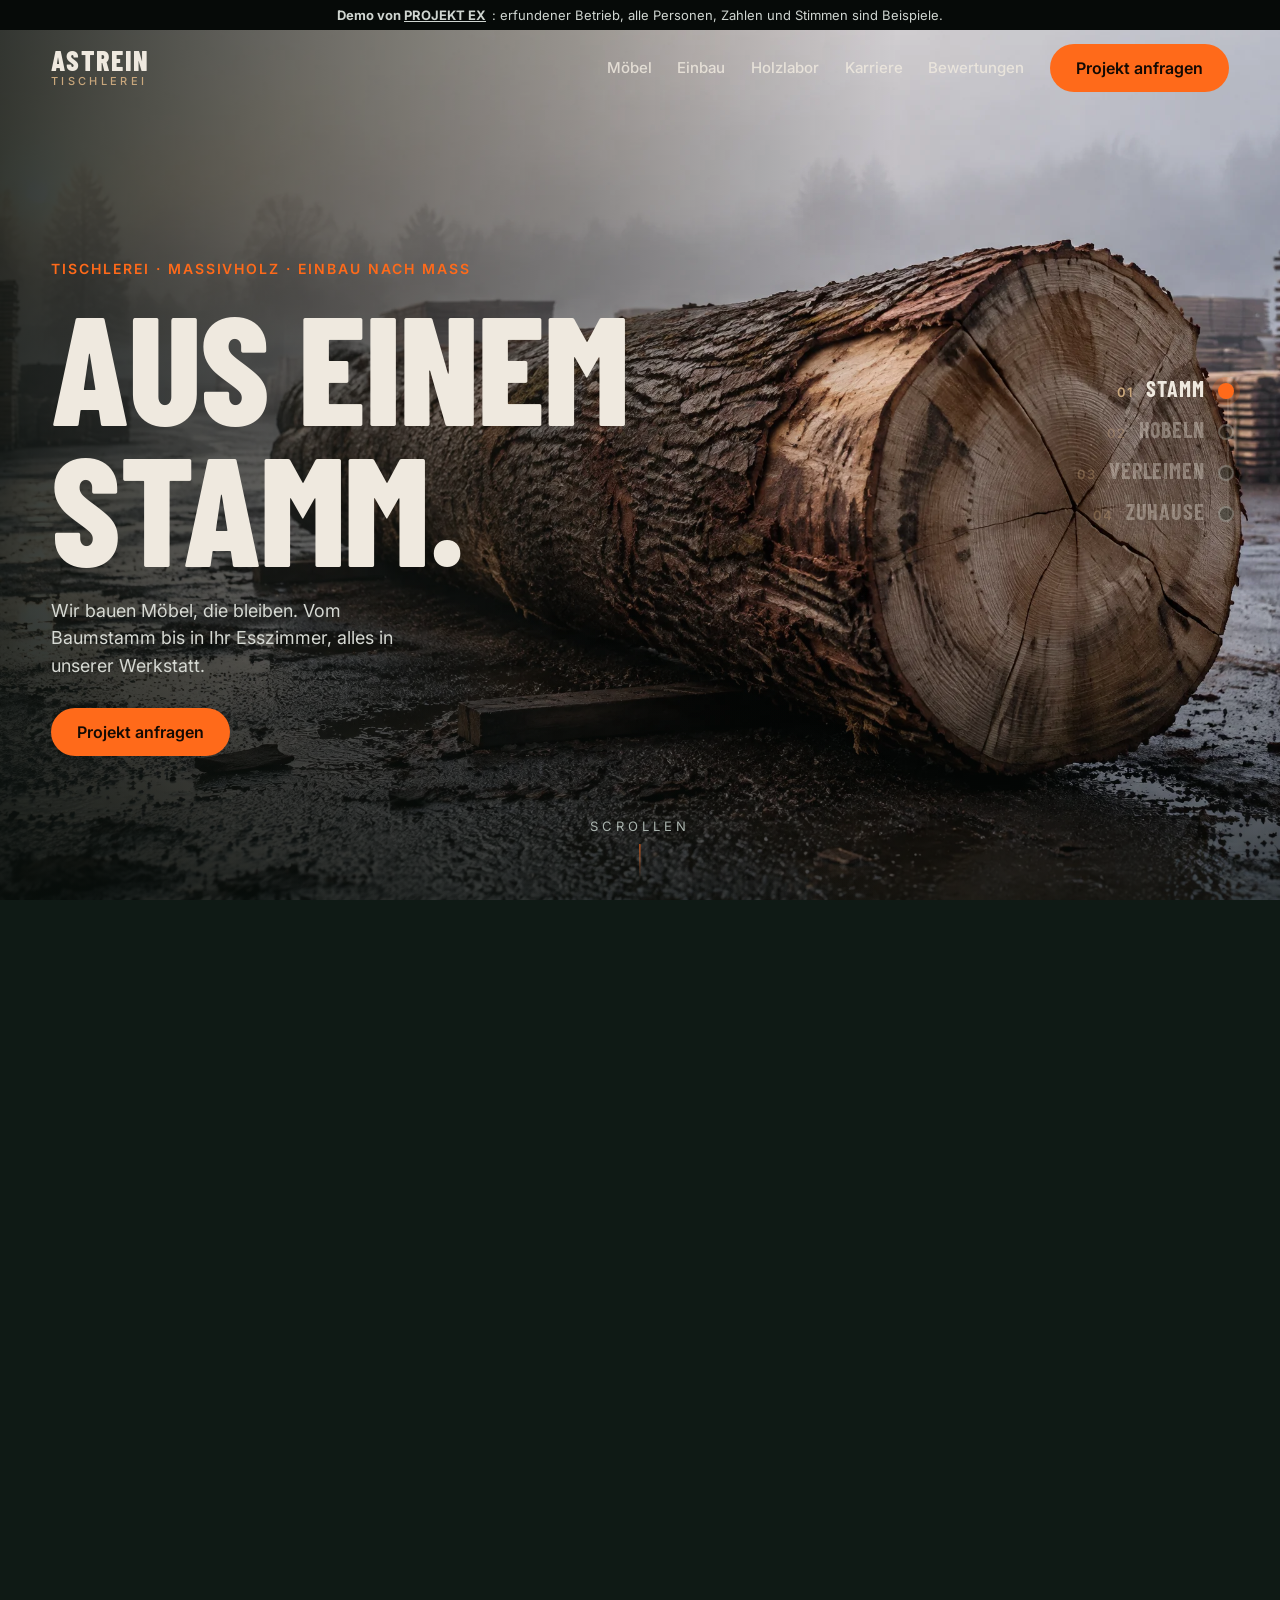
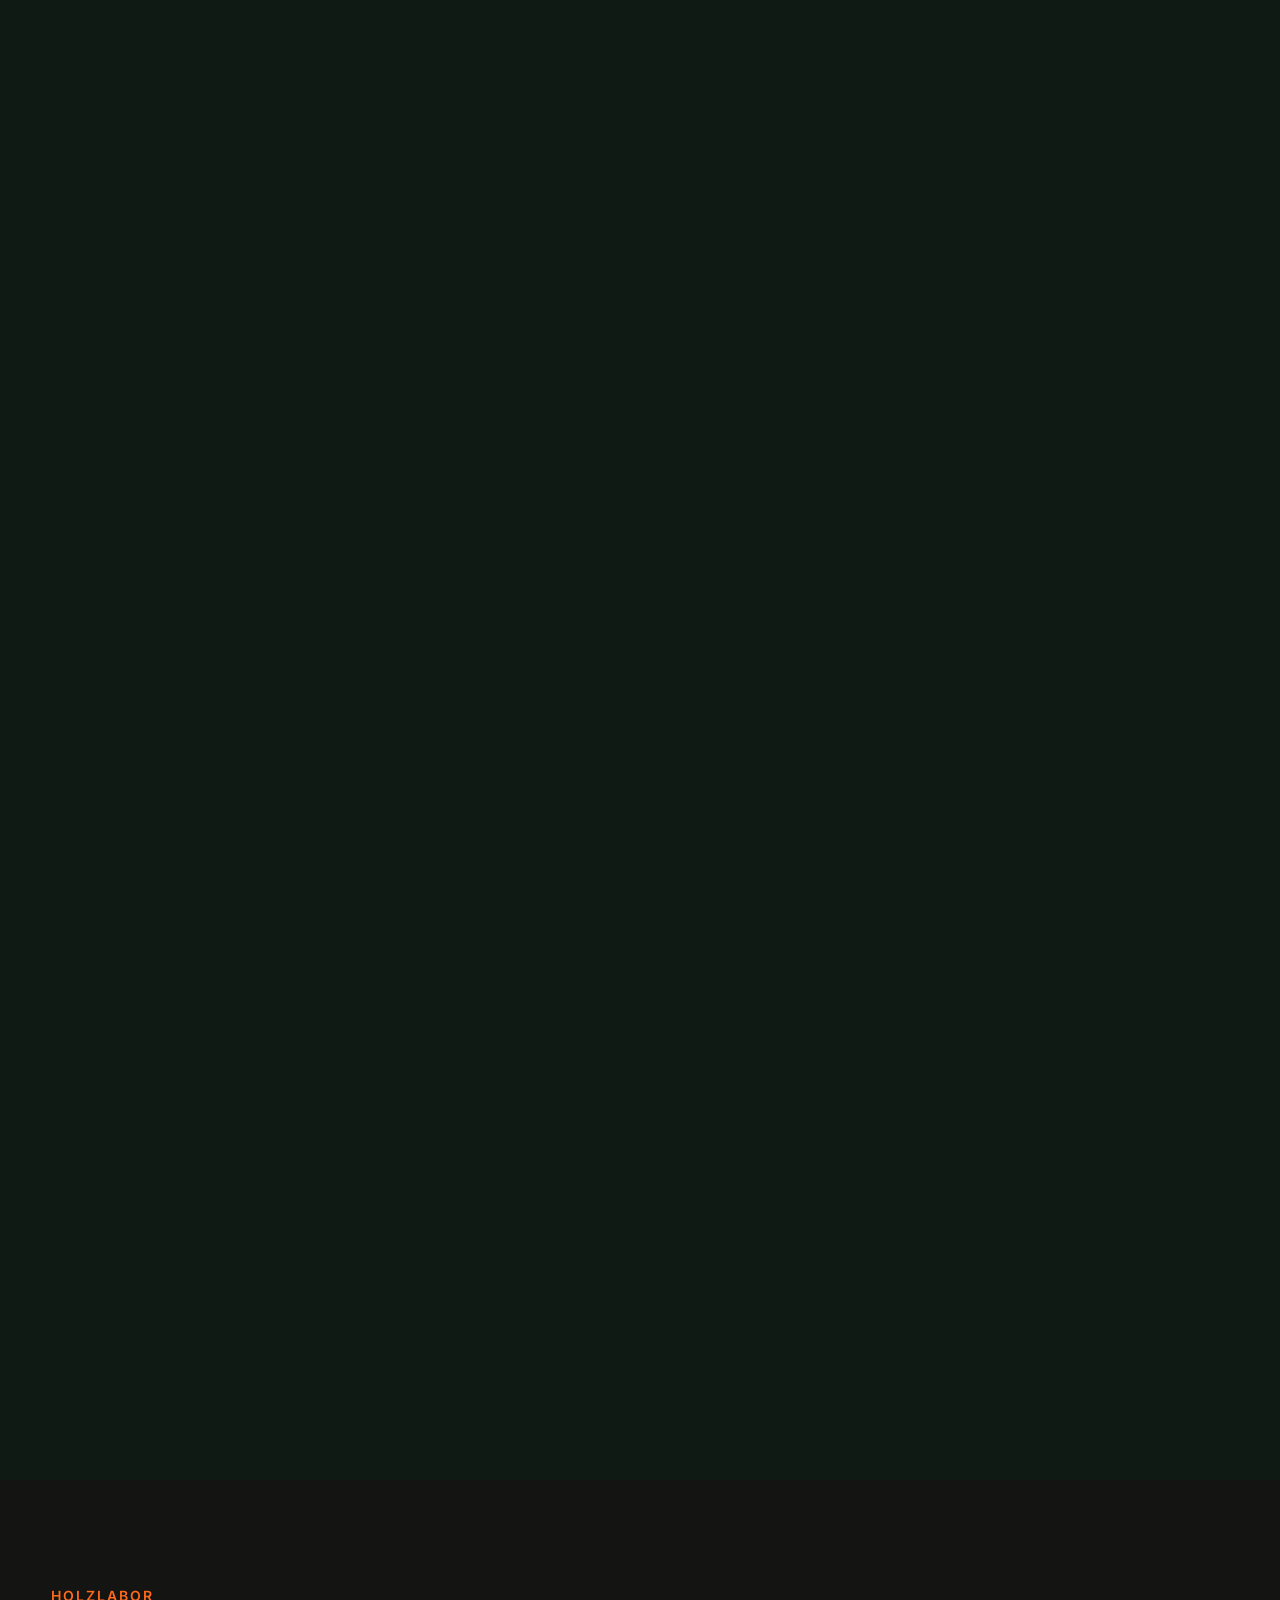
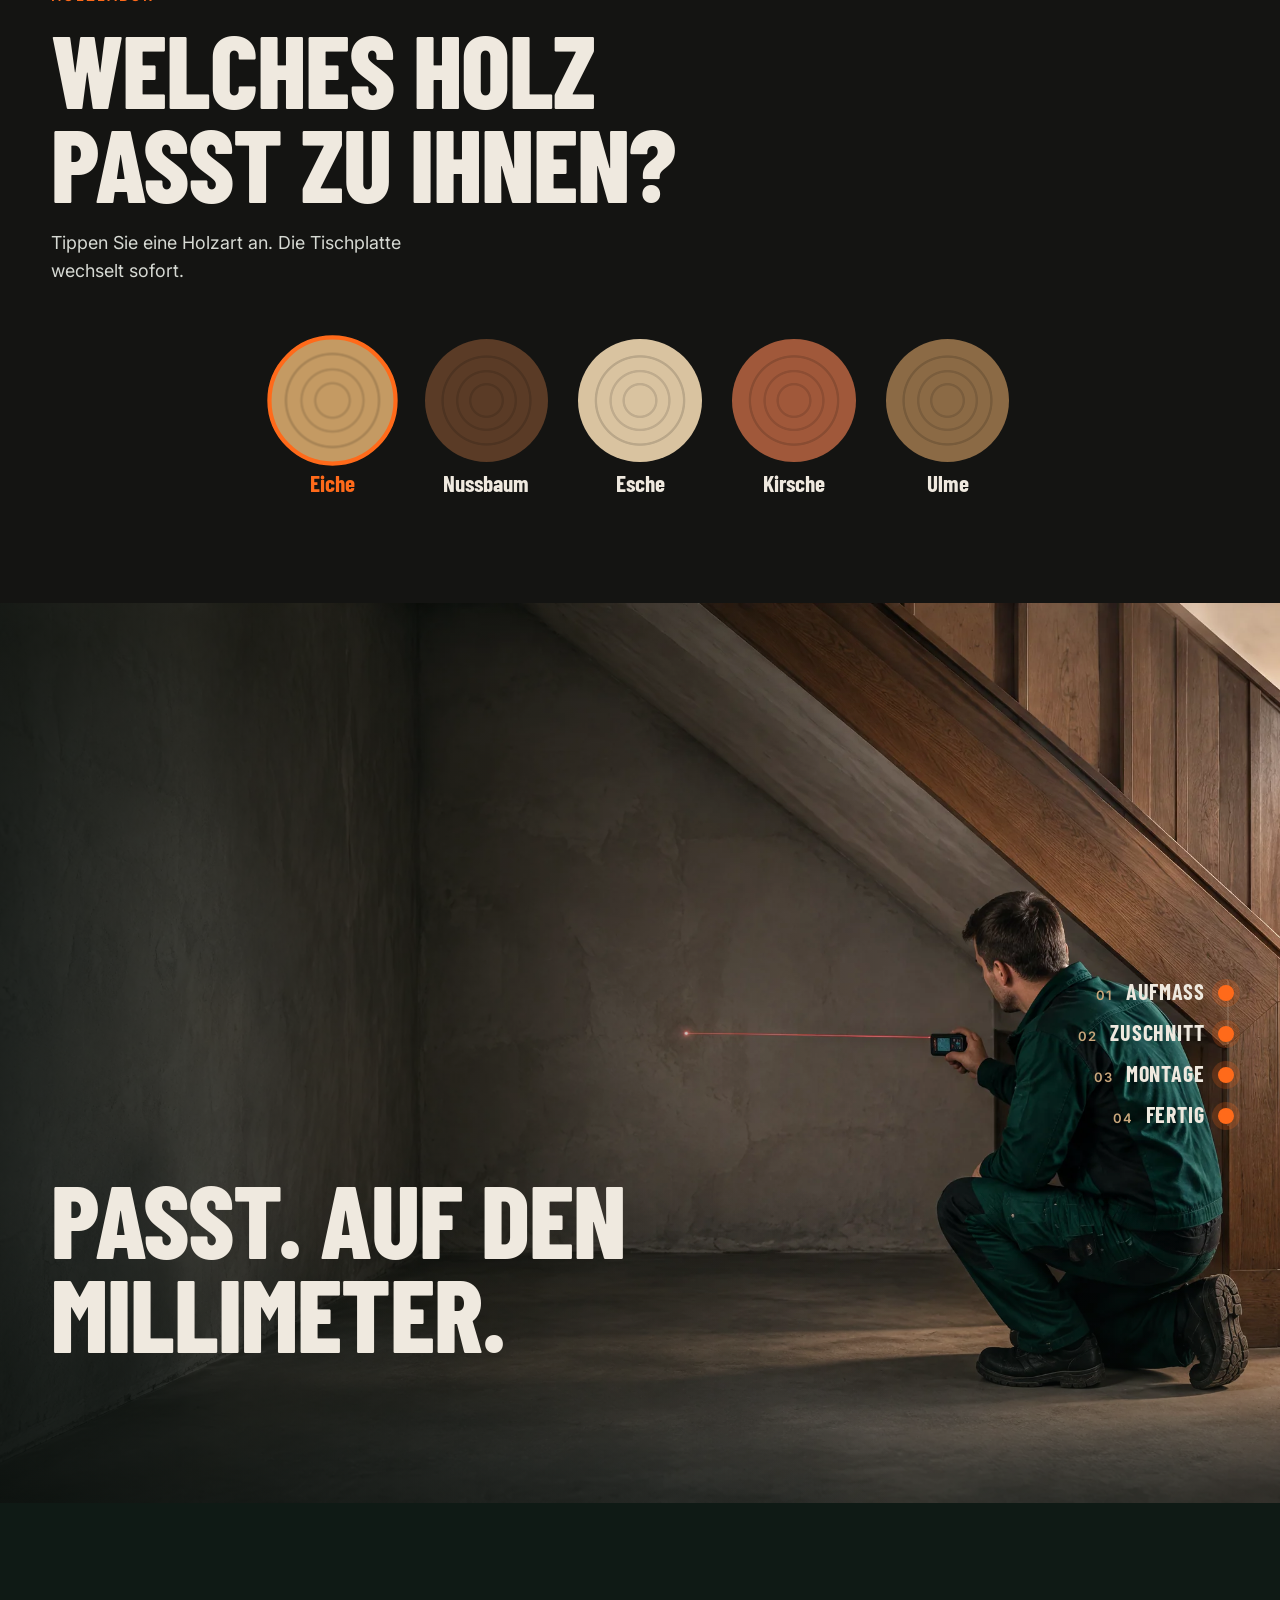
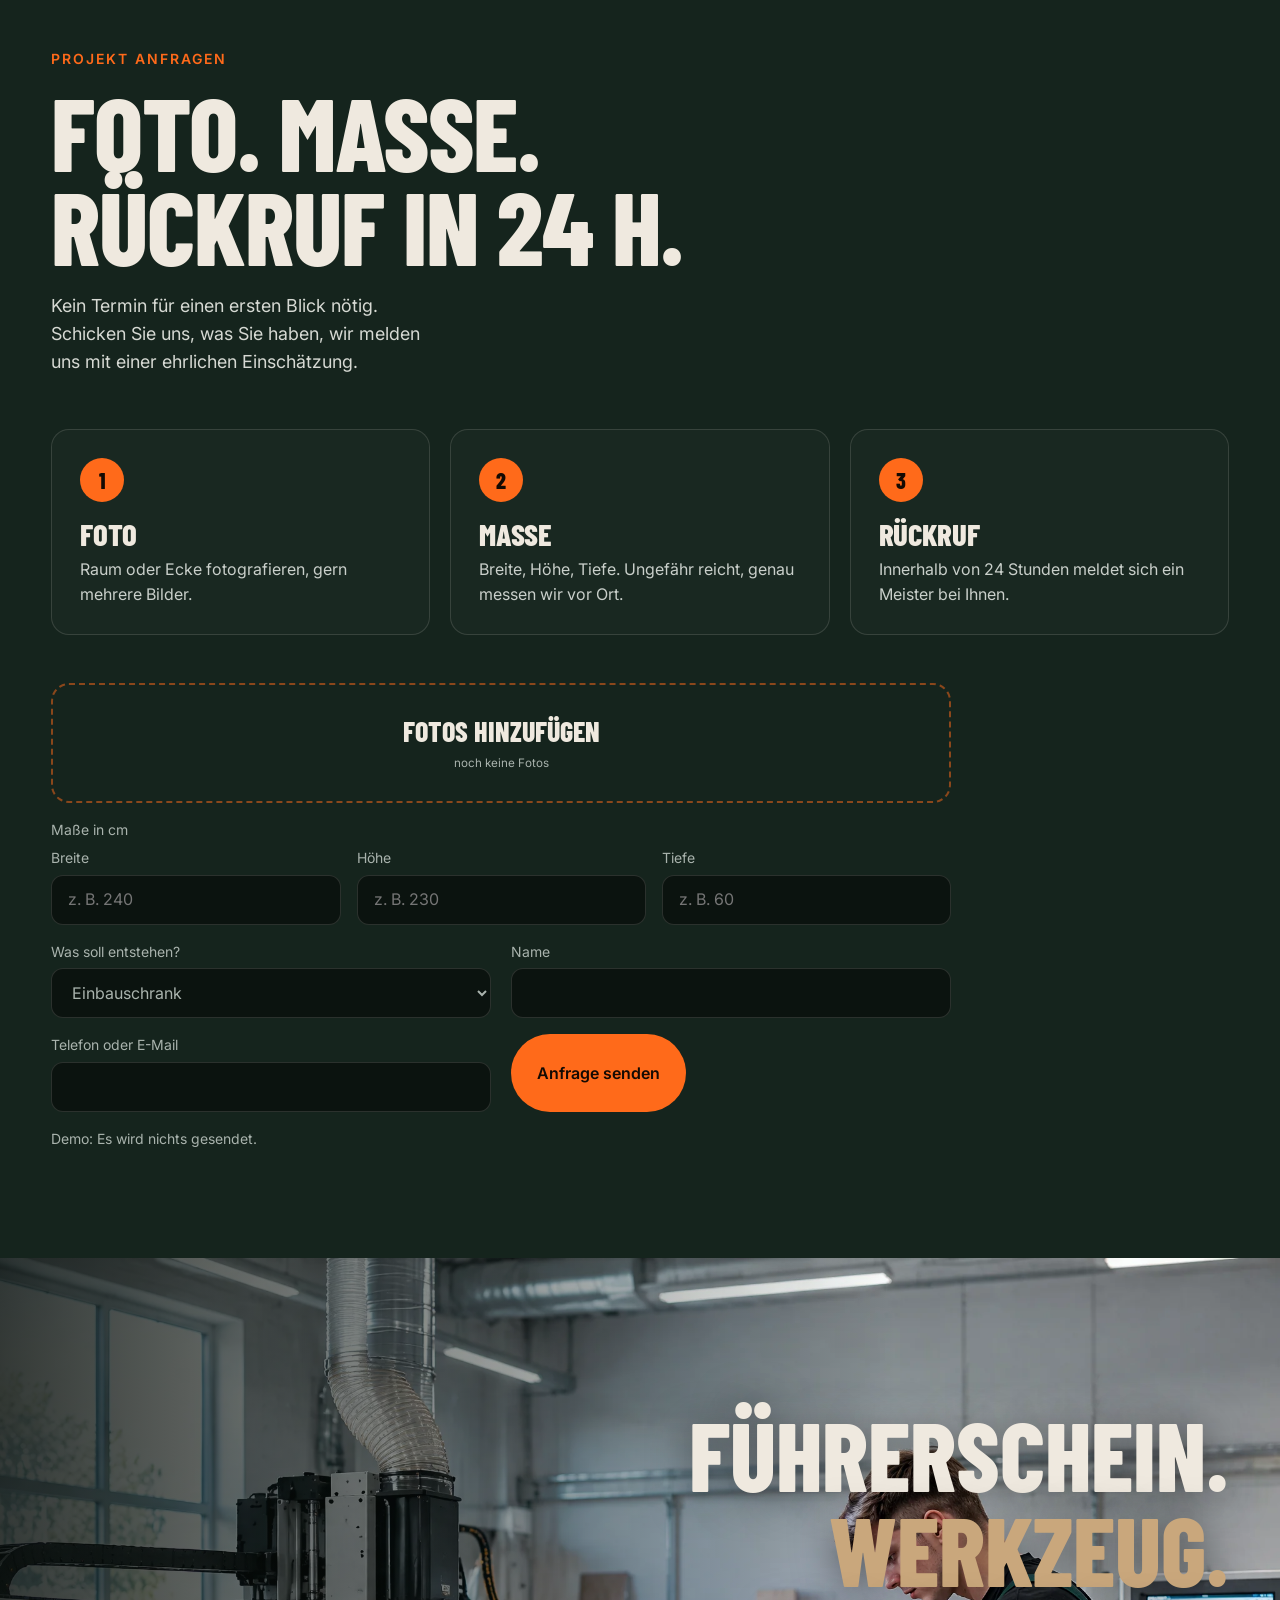
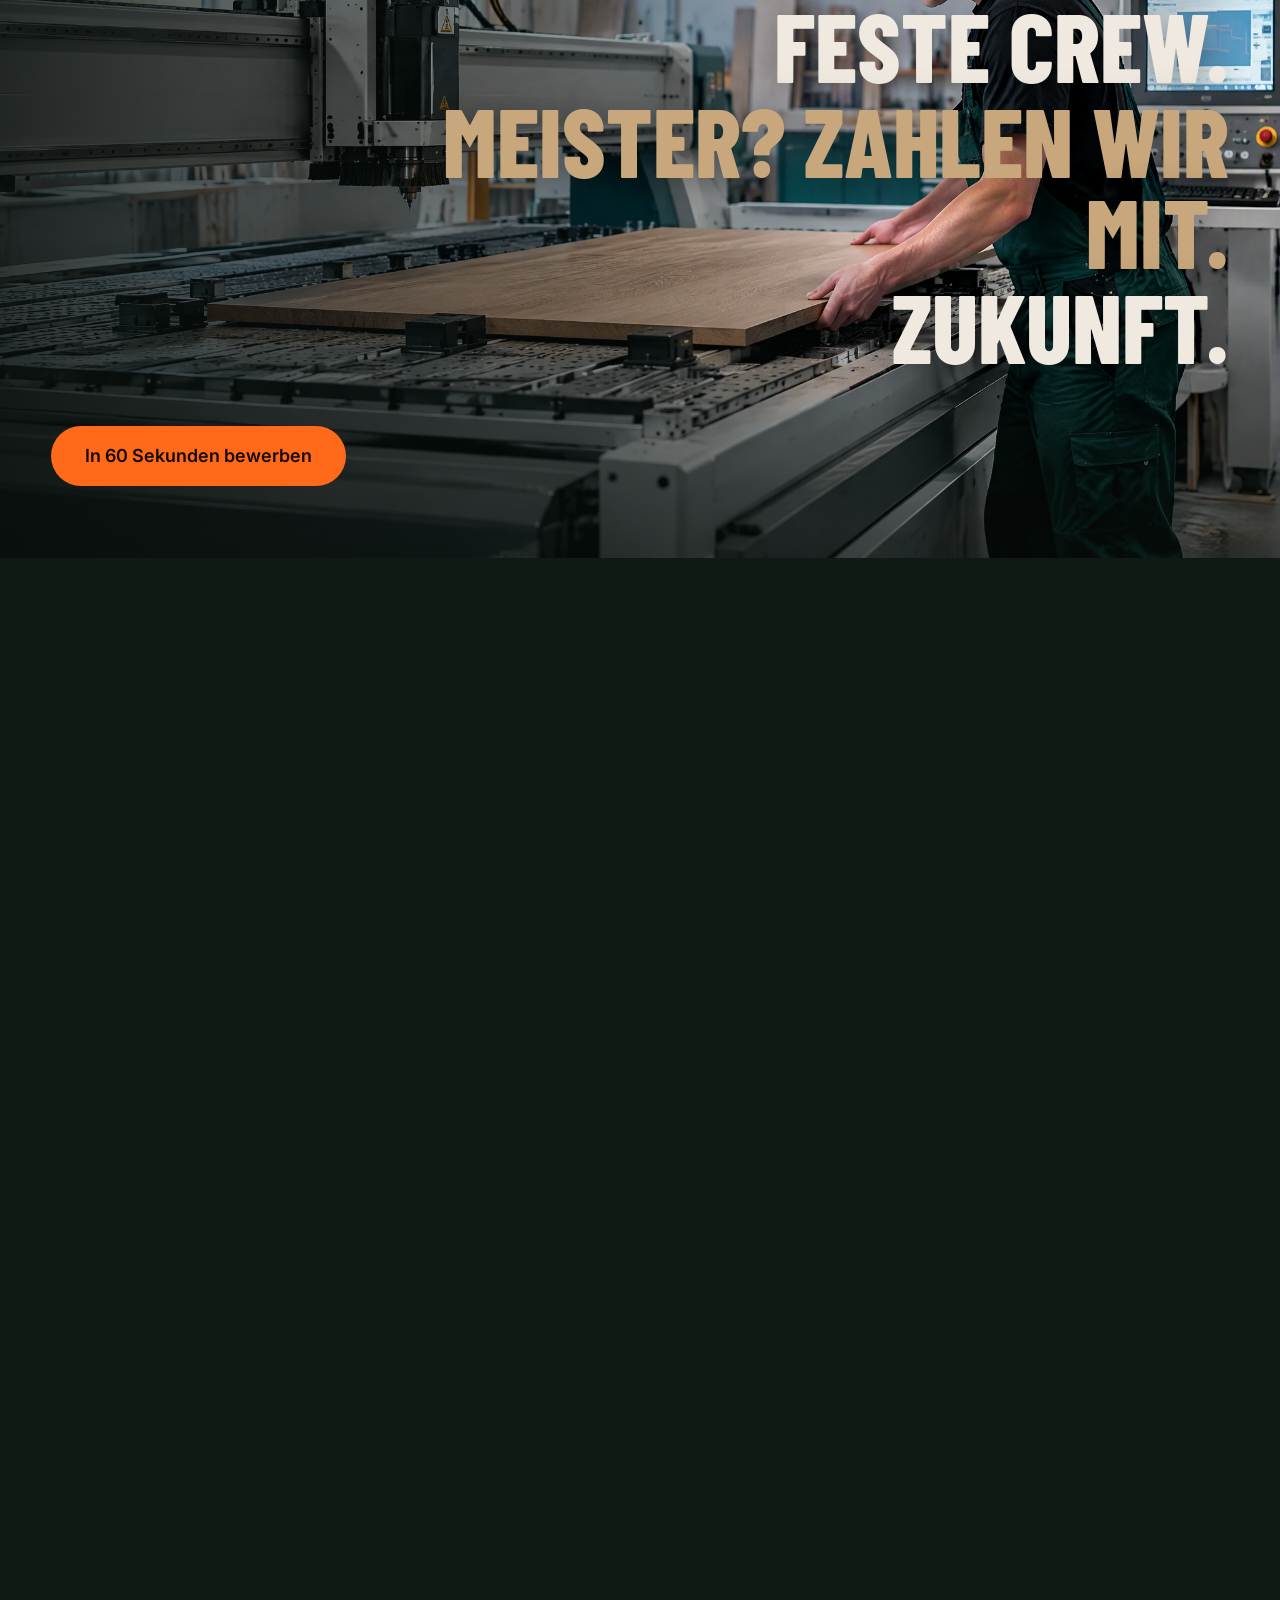
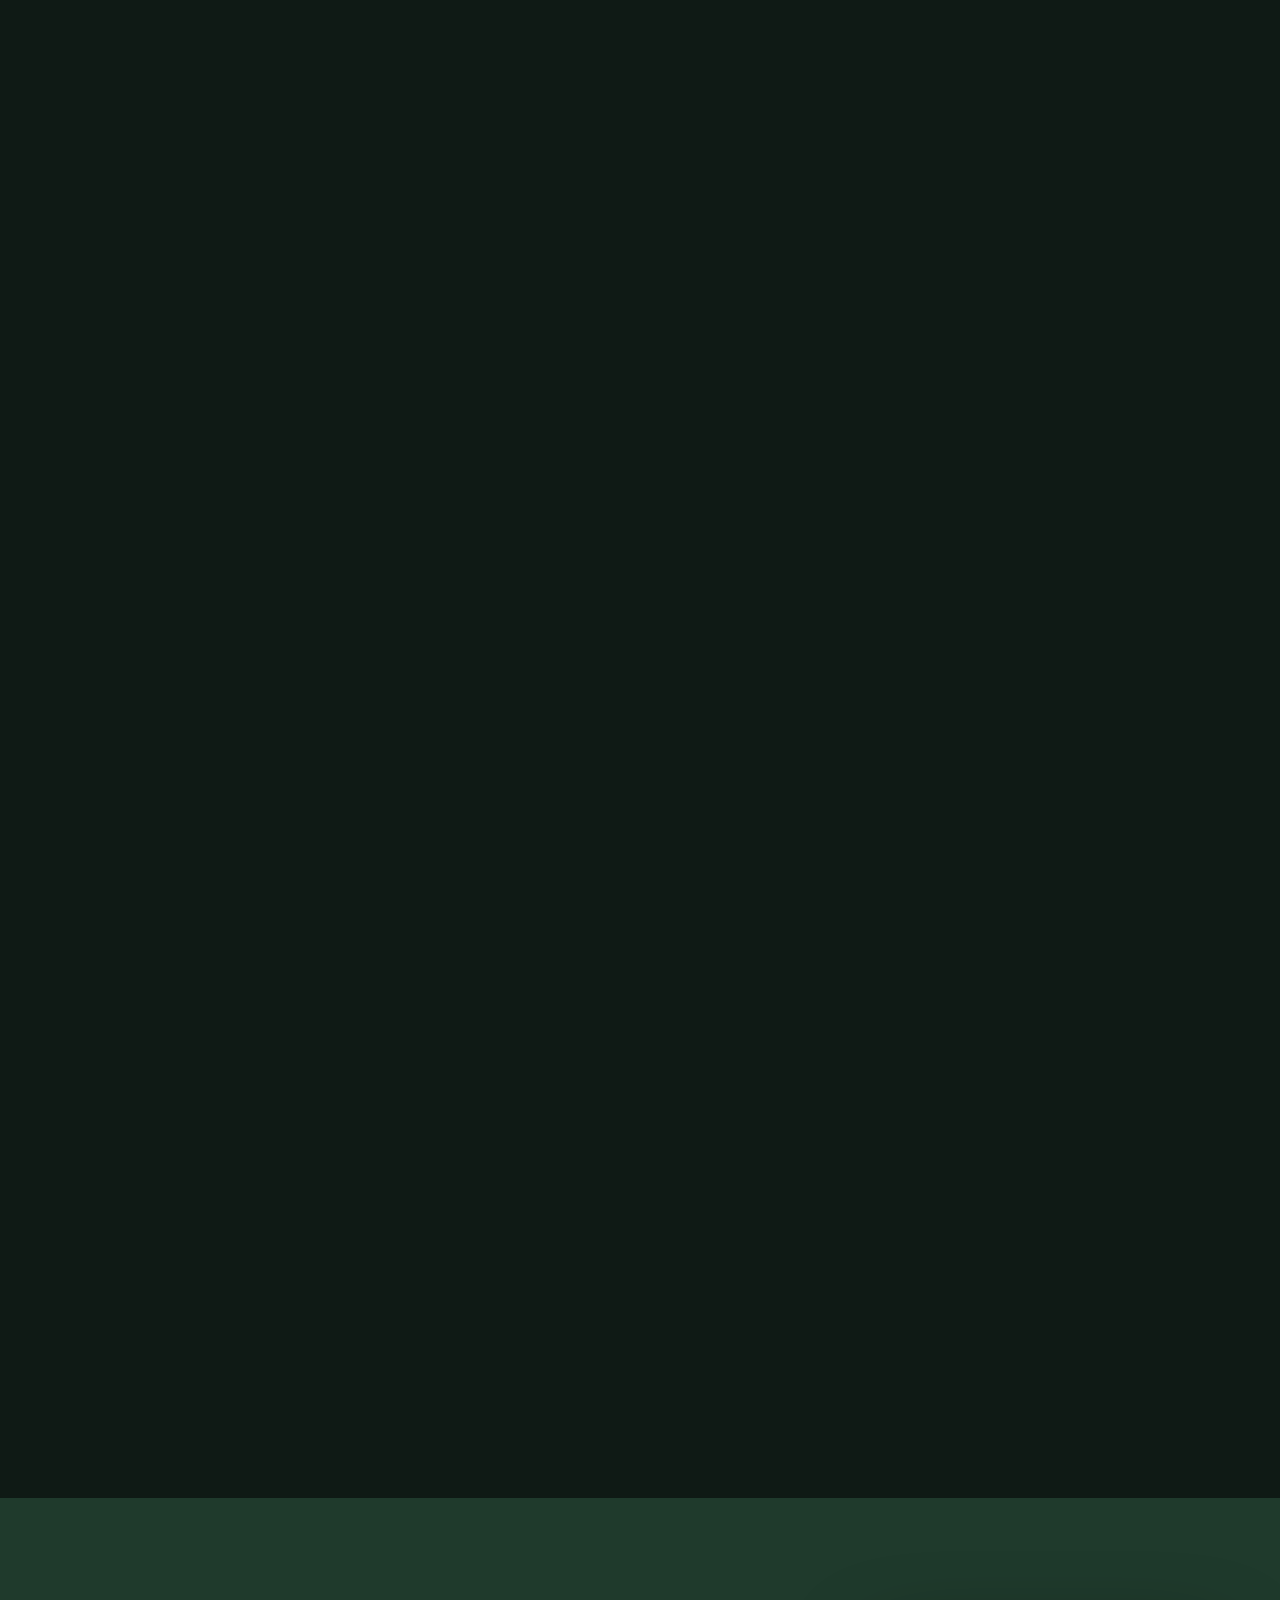
<file: alt-site-v2/index.html>
<!doctype html>
<html lang="de">
<head>
<meta charset="utf-8">
<meta name="viewport" content="width=device-width, initial-scale=1, viewport-fit=cover">
<title>ASTREIN Tischlerei (Demo)</title>
<meta name="description" content="Demo von PROJEKT EX: Website für eine erfundene Tischlerei. Massivholzmöbel und Einbauten nach Maß.">
<meta name="theme-color" content="#0f1a15">
<link rel="preconnect" href="https://fonts.googleapis.com">
<link rel="preconnect" href="https://fonts.gstatic.com" crossorigin>
<link href="https://fonts.googleapis.com/css2?family=Barlow+Condensed:wght@500;700;800&family=Inter:wght@400;500;600&display=swap" rel="stylesheet">
<link rel="stylesheet" href="assets/css/style.css">
</head>
<body>
<div class="demo"><span class="for">So könnte das für <span data-firma></span> aussehen. </span><b>Demo von <a href="https://projektex.de/" rel="noopener">PROJEKT EX</a></b><span class="short"> · erfundener Betrieb</span><span class="long">: erfundener Betrieb, alle Personen, Zahlen und Stimmen sind Beispiele.</span></div>

<header class="top" id="top">
  <a class="logo" href="#stamm" aria-label="ASTREIN Startseite">ASTREIN<small>Tischlerei</small></a>
  <nav class="nav" id="nav" aria-label="Hauptmenü">
    <a href="#stamm">Möbel</a><a href="#einbau">Einbau</a><a href="#holzlabor">Holzlabor</a><a href="#karriere">Karriere</a><a href="#bewertungen">Bewertungen</a>
    <a class="btn" href="#anfrage">Projekt anfragen</a>
  </nav>
  <button class="burger" id="burger" aria-label="Menü öffnen" aria-expanded="false" aria-controls="nav"><i></i><i></i></button>
</header>

<!-- KAPITEL 1: FILM Vom Stamm zum Tisch -->
<section class="film" id="stamm" data-film="stamm" style="--len:520vh">
  <div class="stage">
    <img class="poster frame on" data-need="asf1" data-step="0" alt="Eichenstamm im nebligen Holzhof">
    <img class="poster frame" data-need="asf2" data-step="1" alt="Tischler hobelt eine Baumkanten-Bohle">
    <img class="poster frame" data-need="asf3" data-step="2" alt="Verleimte Eichenbohlen mit orangen Zwingen">
    <img class="poster frame" data-need="asf4" data-step="3" alt="Fertiger Baumkantentisch im Esszimmer">
    <video muted playsinline preload="auto" data-vid="stamm"></video>
    <div class="shade"></div>
    <div class="hero-copy">
      <p class="kicker">Tischlerei · Massivholz · Einbau nach Maß</p>
      <h1>Aus einem<br>Stamm.</h1>
      <p class="lead">Wir bauen Möbel, die bleiben. Vom Baumstamm bis in Ihr Esszimmer, alles in unserer Werkstatt.</p>
      <a class="btn" href="#anfrage">Projekt anfragen</a>
    </div>
    <ol class="steps" aria-label="Arbeitsschritte">
      <li data-at="0"><b>01</b> Stamm</li>
      <li data-at=".25"><b>02</b> Hobeln</li>
      <li data-at=".5"><b>03</b> Verleimen</li>
      <li data-at=".75"><b>04</b> Zuhause</li>
    </ol>
    <div class="say" data-at=".8"><h2>Ein Tisch für<br>50 Jahre.</h2></div>
    <p class="scroll-hint">Scrollen</p>
  </div>
</section>

<!-- KAPITEL 2: MOTION Holzlabor -->
<section class="holzlabor" id="holzlabor">
  <div class="wrap">
    <header class="sec-head"><p class="kicker">Holzlabor</p><h2>Welches Holz<br>passt zu Ihnen?</h2><p class="lead">Tippen Sie eine Holzart an. Die Tischplatte wechselt sofort.</p></header>
    <div class="lab">
      <div class="table-view" data-need="m1-tisch">
        <img class="tbl base" data-src="m1-tisch" alt="Massivholz-Esstisch mit Baumkante">
        <img class="tbl over" alt="" aria-hidden="true">
      </div>
      <div class="woods" role="radiogroup" aria-label="Holzart">
        <button role="radio" aria-checked="true" data-wood="eiche" style="--w:#c49a63">Eiche<small>hart, hell, lebendig</small></button>
        <button role="radio" aria-checked="false" data-wood="nussbaum" style="--w:#5a3b26">Nussbaum<small>dunkel, edel, warm</small></button>
        <button role="radio" aria-checked="false" data-wood="esche" style="--w:#d9c3a0">Esche<small>hell, kräftige Maserung</small></button>
        <button role="radio" aria-checked="false" data-wood="kirsche" style="--w:#a0583a">Kirsche<small>rötlich, dunkelt nach</small></button>
        <button role="radio" aria-checked="false" data-wood="ulme" style="--w:#8b6a45">Ulme<small>wild gemasert, selten</small></button>
      </div>
    </div>
  </div>
</section>

<!-- KAPITEL 3: FILM Einbau nach Maß (Nische) -->
<section class="film einbau" id="einbau" data-film="nische" style="--len:460vh">
  <div class="stage">
    <img class="poster" data-need="f2-nische" alt="Leere Nische unter einer Treppe im Altbau">
    <video muted playsinline preload="auto" data-vid="nische"></video>
    <div class="shade"></div>
    <svg class="laser" viewBox="0 0 1600 900" preserveAspectRatio="xMidYMid slice" aria-hidden="true">
      <g class="l l1"><line x1="420" y1="780" x2="1180" y2="780"/><text x="800" y="765">246,5 cm</text></g>
      <g class="l l2"><line x1="420" y1="780" x2="420" y2="170"/><text x="440" y="470">231 cm</text></g>
      <g class="l l3"><line x1="420" y1="170" x2="1180" y2="610"/><text x="830" y="370">Schräge 34°</text></g>
    </svg>
    <div class="chap-copy"><p class="kicker">Einbau nach Maß</p><h2>Jeder Zentimeter<br>zählt.</h2></div>
    <ol class="steps" aria-label="Arbeitsschritte Einbau">
      <li data-at=".2"><b>01</b> Aufmaß</li>
      <li data-at=".4"><b>02</b> Zuschnitt</li>
      <li data-at=".6"><b>03</b> Montage</li>
      <li data-at=".8"><b>04</b> Fertig</li>
    </ol>
    <div class="say" data-at=".88"><h2>Passt. Auf den<br>Millimeter.</h2></div>
  </div>
</section>

<!-- KAPITEL 4: MOTION Projekt in 3 Schritten -->
<section class="anfrage" id="anfrage">
  <div class="wrap">
    <header class="sec-head"><p class="kicker">Projekt anfragen</p><h2>Foto. Maße.<br>Rückruf in 24 h.</h2><p class="lead">Kein Termin für einen ersten Blick nötig. Schicken Sie uns, was Sie haben, wir melden uns mit einer ehrlichen Einschätzung.</p></header>
    <ol class="three">
      <li><b>1</b><h3>Foto</h3><p>Raum oder Ecke fotografieren, gern mehrere Bilder.</p></li>
      <li><b>2</b><h3>Maße</h3><p>Breite, Höhe, Tiefe. Ungefähr reicht, genau messen wir vor Ort.</p></li>
      <li><b>3</b><h3>Rückruf</h3><p>Innerhalb von 24 Stunden meldet sich ein Meister bei Ihnen.</p></li>
    </ol>
    <form class="req" id="req" novalidate>
      <label class="file"><input type="file" accept="image/*" multiple id="fotos"><span>Fotos hinzufügen</span><small id="fotos-n">noch keine Fotos</small></label>
      <fieldset class="dims"><legend>Maße in cm</legend>
        <label>Breite<input inputmode="decimal" name="b" placeholder="z. B. 240"></label>
        <label>Höhe<input inputmode="decimal" name="h" placeholder="z. B. 230"></label>
        <label>Tiefe<input inputmode="decimal" name="t" placeholder="z. B. 60"></label>
      </fieldset>
      <label>Was soll entstehen?<select name="art"><option>Einbauschrank</option><option>Esstisch</option><option>Küche</option><option>Treppe</option><option>Tür</option><option>Etwas anderes</option></select></label>
      <label>Name<input name="name" autocomplete="name"></label>
      <label>Telefon oder E-Mail<input name="kontakt" autocomplete="email"></label>
      <button class="btn" type="submit">Anfrage senden</button>
      <p class="fine" id="req-ok" hidden>Danke! In der Demo wird nichts gesendet. Im Echtbetrieb ruft Sie ein Meister innerhalb von 24 Stunden zurück.</p>
      <p class="fine">Demo: Es wird nichts gesendet.</p>
    </form>
  </div>
</section>

<!-- KAPITEL 5: FILM + KINETIK Karriere -->
<section class="film karriere" id="karriere" data-film="karriere" style="--len:560vh">
  <div class="stage">
    <img class="poster" data-need="f3-karriere" alt="Junger Tischler an der CNC-Maschine">
    <video muted playsinline preload="auto" data-vid="karriere"></video>
    <div class="shade"></div>
    <div class="chap-copy"><p class="kicker">Karriere · Ausbildung</p><h2>Bau was,<br>das bleibt.</h2></div>
    <div class="kinetic" aria-label="Vorteile">
      <span data-at=".22">Führerschein.</span>
      <span data-at=".36">Werkzeug.</span>
      <span data-at=".5">Feste Crew.</span>
      <span data-at=".64">Meister? Zahlen wir mit.</span>
      <span data-at=".78">Zukunft.</span>
    </div>
    <a class="btn big" data-at=".86" href="#bewerben">In 60 Sekunden bewerben</a>
  </div>
</section>

<!-- KAPITEL 6: MOTION Bewerbung in 60 Sekunden -->
<section class="bewerben" id="bewerben">
  <div class="wrap two">
    <header class="sec-head"><p class="kicker">Bewerbung</p><h2>Kein Anschreiben.<br>5 Fragen.</h2><p class="lead">Wischen oder tippen. Danach nur noch Kontakt, fertig.</p><div class="clock"><svg viewBox="0 0 44 44"><circle cx="22" cy="22" r="19"/><circle class="ring" cx="22" cy="22" r="19"/></svg><b id="sec">60</b><small>Sekunden</small></div></header>
    <div class="phone" aria-live="polite">
      <div class="screen">
        <div class="bar"><i id="prog"></i></div>
        <p class="qn" id="qn">Frage 1 von 5</p>
        <div class="cards" id="cards"></div>
      </div>
    </div>
  </div>
</section>

<!-- KAPITEL 7: Bewertungen -->
<section class="bewertungen" id="bewertungen">
  <div class="wrap">
    <header class="sec-head"><p class="kicker">Bewertungen</p><h2>Was Kunden<br>sagen.</h2><p class="lead">Hier stehen im Echtbetrieb Ihre echten Werte von Google und Tripadvisor, mit Link und Stand-Datum.</p></header>
    <div class="portals">
      <div class="portal"><p class="pn">Google</p><p class="score"><b data-count="4.9" data-dec="1">0,0</b><span class="stars" style="--f:0"></span></p><p class="cnt"><b data-count="187">0</b> Bewertungen · Beispiel</p></div>
      <div class="portal"><p class="pn">Tripadvisor</p><p class="score"><b data-count="5.0" data-dec="1">0,0</b><span class="stars" style="--f:0"></span></p><p class="cnt"><b data-count="42">0</b> Bewertungen · Beispiel</p></div>
    </div>
    <div class="ticker" aria-hidden="true"><div><span>pünktlich</span><span>sauber gearbeitet</span><span>Maß genau</span><span>Beratung</span><span>Massivholz</span><span>fairer Ablauf</span><span>Einbauschrank</span><span>Esstisch</span><span>pünktlich</span><span>sauber gearbeitet</span><span>Maß genau</span><span>Beratung</span><span>Massivholz</span><span>fairer Ablauf</span><span>Einbauschrank</span><span>Esstisch</span></div></div>
    <div class="quotes" id="quotes">
      <figure><blockquote>„Die Nische unter der Treppe war fünf Jahre ungenutzt. Jetzt passt da alles rein und man sieht keine Fuge.“</blockquote><figcaption>Beispiel · noch keine echte Bewertung</figcaption></figure>
      <figure><blockquote>„Foto und Maße geschickt, am nächsten Tag kam der Rückruf. So einfach hatte ich mir das nicht vorgestellt.“</blockquote><figcaption>Beispiel · noch keine echte Bewertung</figcaption></figure>
      <figure><blockquote>„Der Tisch ist aus einem einzigen Stamm. Unsere Kinder werden ihn mal erben.“</blockquote><figcaption>Beispiel · noch keine echte Bewertung</figcaption></figure>
    </div>
  </div>
</section>

<footer class="foot">
  <div class="wrap">
    <p class="logo">ASTREIN<small>Tischlerei</small></p>
    <p>Werkstattweg 1 · 00000 Musterstadt (Demo)</p>
    <p><a href="#anfrage">Projekt anfragen</a> · <a href="#karriere">Karriere</a> · <a href="#" data-modal="impressum">Impressum</a> · <a href="#" data-modal="impressum">Datenschutz</a></p>
  </div>
</footer>

<dialog id="impressum"><form method="dialog"><h2>Impressum</h2><p>Dies ist eine Demo von PROJEKT EX. ASTREIN Tischlerei ist ein erfundener Betrieb. Es werden keine Daten gesendet oder gespeichert.</p><button class="btn">Schließen</button></form></dialog>

<script src="assets/js/img.js"></script>
<script src="assets/js/app.js"></script>
</body>
</html>
</file>
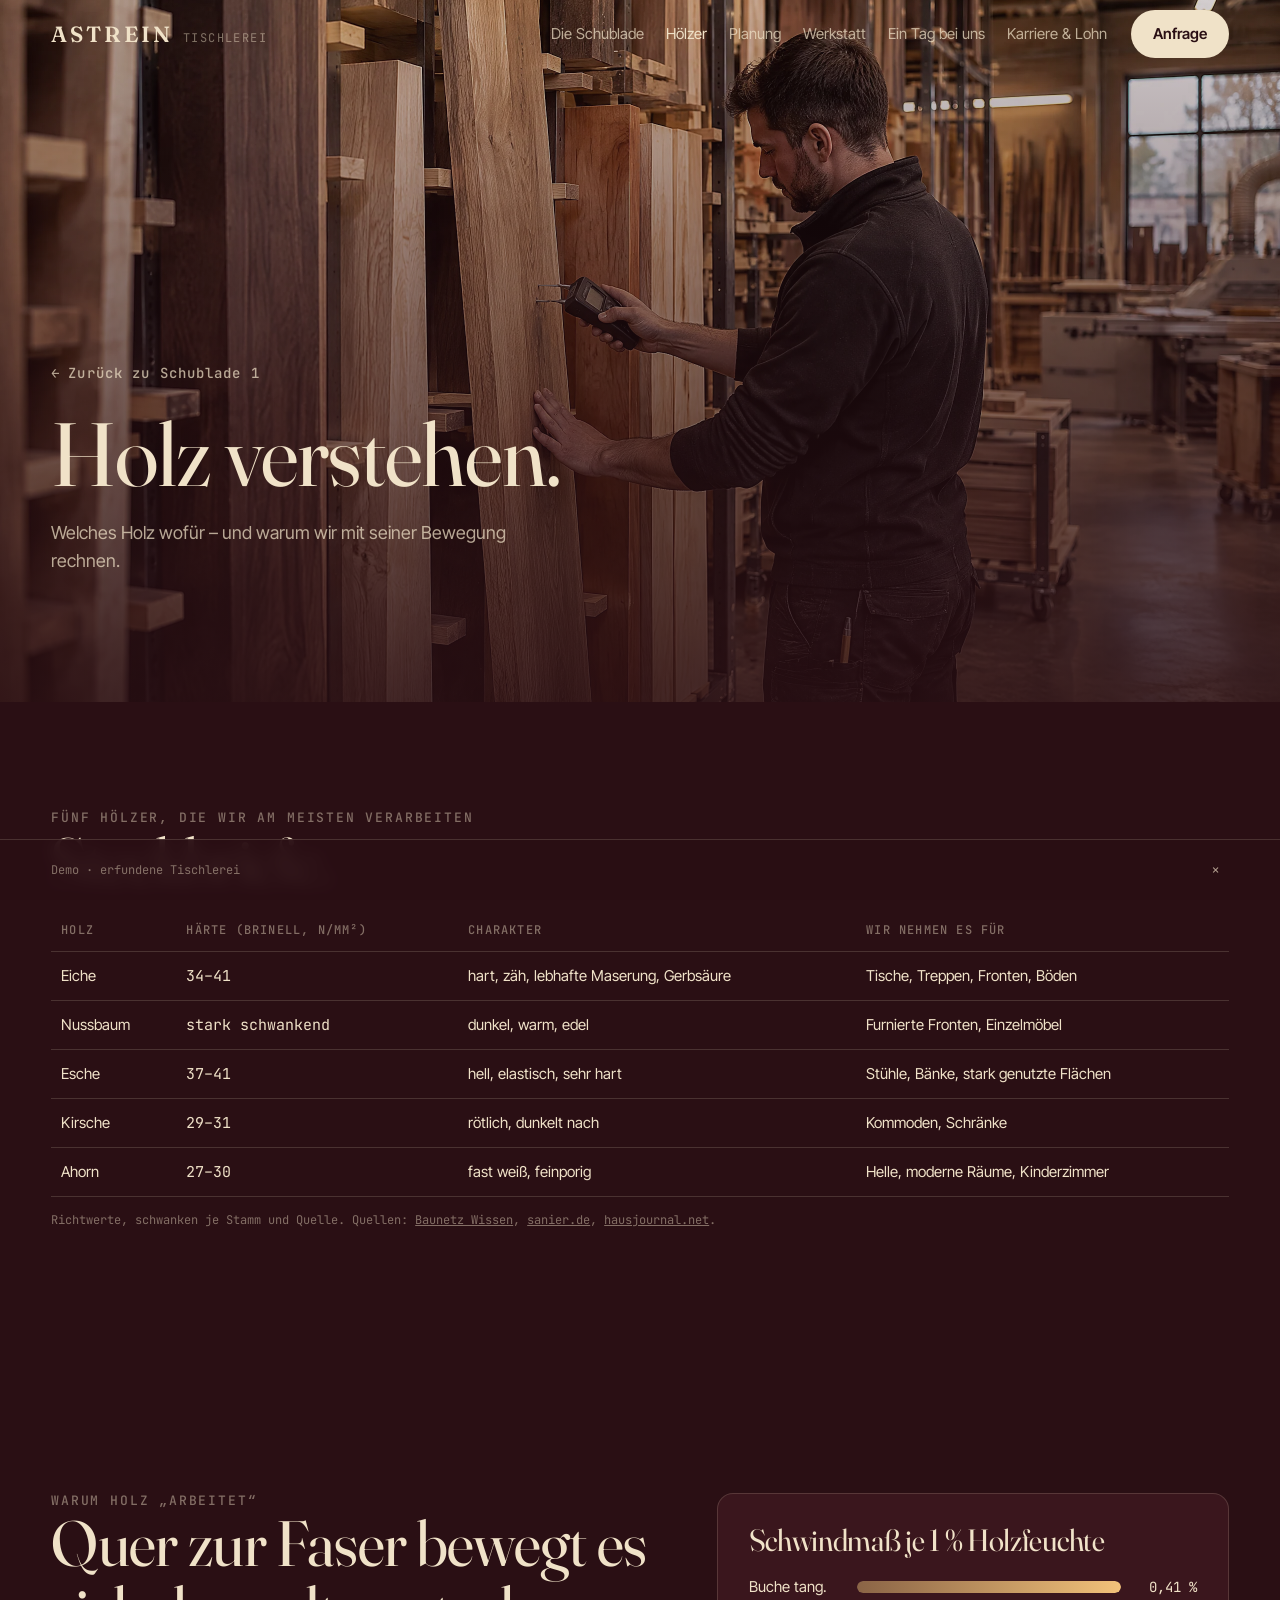
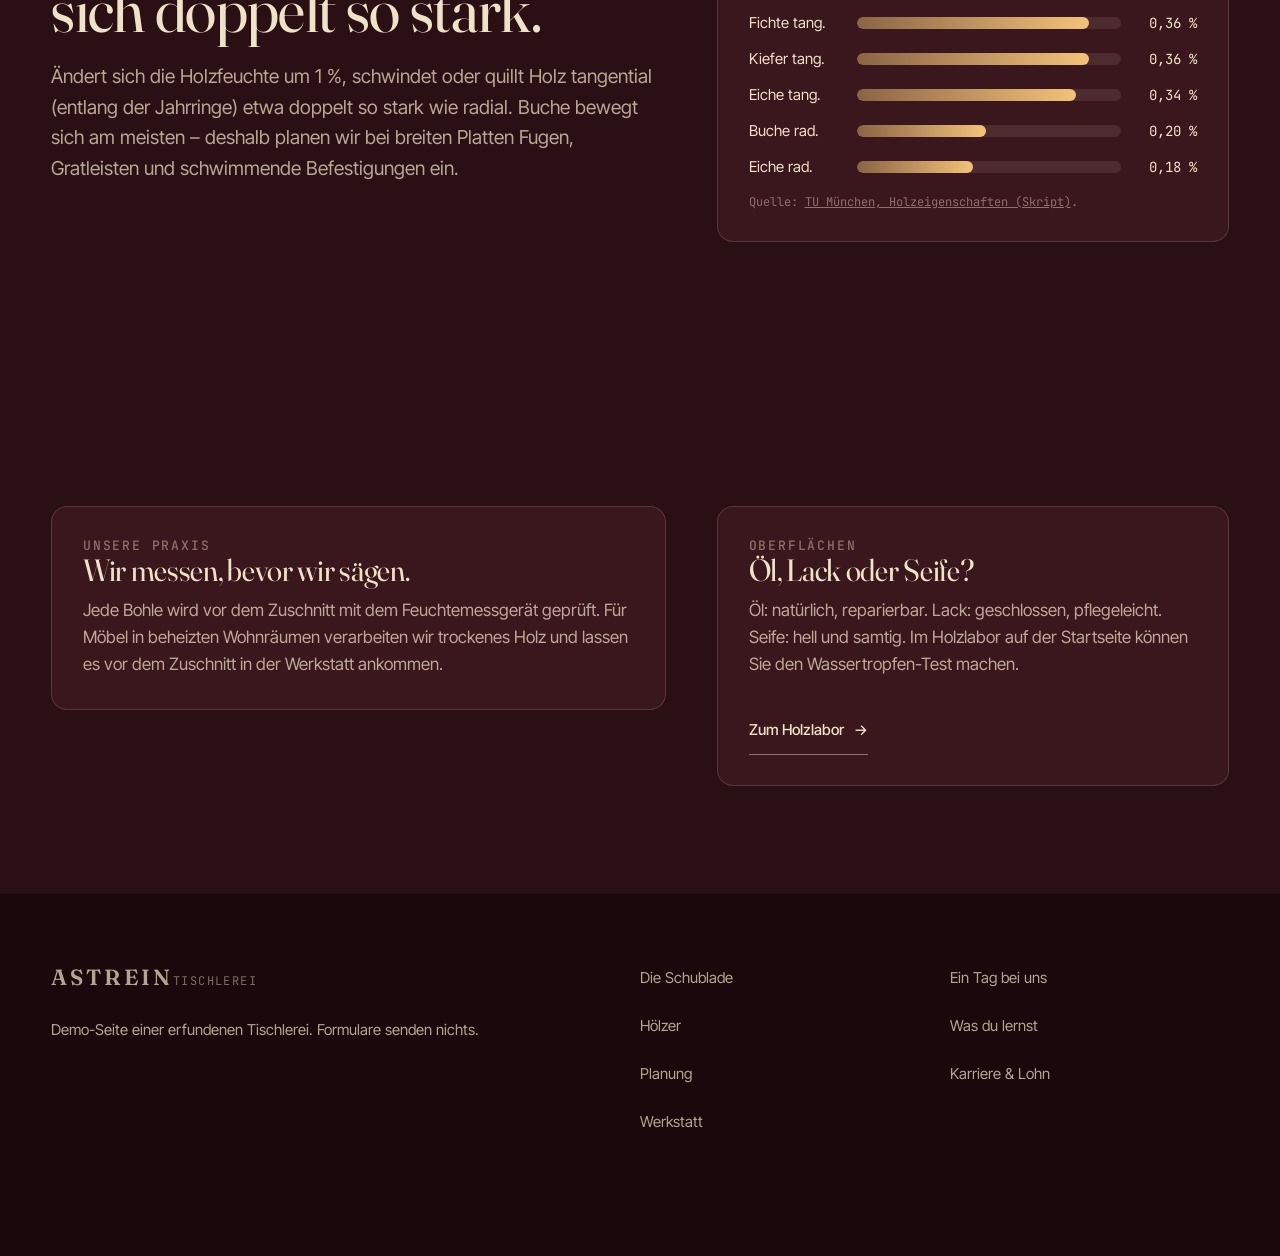
<file: holz.html>
<!doctype html>
<html lang="de">
<head>
<meta charset="utf-8">
<meta name="viewport" content="width=device-width,initial-scale=1,viewport-fit=cover">
<title>Hölzer – ASTREIN Tischlerei</title>
<meta name="description" content="Welche Hölzer die Tischlerei ASTREIN verarbeitet: Härte, Charakter, warum Holz arbeitet – mit echten Werten und Quellen.">
<meta name="theme-color" content="#2a0f14">
<link rel="preconnect" href="https://fonts.googleapis.com"><link rel="preconnect" href="https://fonts.gstatic.com" crossorigin>
<link href="https://fonts.googleapis.com/css2?family=Fraunces:opsz,wght@9..144,300..600&family=Inter+Tight:wght@400;500;600&family=JetBrains+Mono:wght@400;500&display=swap" rel="stylesheet">
<link rel="stylesheet" href="assets/css/style.css">
</head>
<body>
<header class="hdr" id="hdr">
  <a class="logo" href="./"><b class="firma">ASTREIN</b><span>Tischlerei</span></a>
  <ul class="menu" id="menu">
    <li><a href="./">Die Schublade</a></li>
    <li><a href="holz.html" class="on">Hölzer</a></li>
    <li><a href="planung.html">Planung</a></li>
    <li><a href="werkstatt.html">Werkstatt</a></li>
    <li><a href="tag.html">Ein Tag bei uns</a></li>
    <li><a href="karriere.html">Karriere &amp; Lohn</a></li>
  </ul>
  <a class="btn" href="./#anfrage">Anfrage</a>
  <button class="burger" id="burger" aria-label="Menü"><i></i><i></i></button>
</header>
<main>
<section class="sub-hero">
  <img class="media" data-k="aw1" alt="Holzlager mit gestapelten Massivholzbohlen, Tischler misst die Holzfeuchte">
  <div class="shade"></div>
  <div class="copy">
    <a class="back" href="./#holz">Zurück zu Schublade 1</a>
    <h1 style="font-size:clamp(44px,7vw,104px);margin-top:12px">Holz verstehen.</h1>
    <p>Welches Holz wofür – und warum wir mit seiner Bewegung rechnen.</p>
  </div>
</section>

<div class="block">
  <p class="eyebrow">Fünf Hölzer, die wir am meisten verarbeiten</p>
  <h2>Steckbriefe.</h2>
  <div class="tablewrap"><table class="table">
    <thead><tr><th>Holz</th><th>Härte (Brinell, N/mm²)</th><th>Charakter</th><th>Wir nehmen es für</th></tr></thead>
    <tbody>
      <tr><td>Eiche</td><td class="mono">34–41</td><td>hart, zäh, lebhafte Maserung, Gerbsäure</td><td>Tische, Treppen, Fronten, Böden</td></tr>
      <tr><td>Nussbaum</td><td class="mono">stark schwankend</td><td>dunkel, warm, edel</td><td>Furnierte Fronten, Einzelmöbel</td></tr>
      <tr><td>Esche</td><td class="mono">37–41</td><td>hell, elastisch, sehr hart</td><td>Stühle, Bänke, stark genutzte Flächen</td></tr>
      <tr><td>Kirsche</td><td class="mono">29–31</td><td>rötlich, dunkelt nach</td><td>Kommoden, Schränke</td></tr>
      <tr><td>Ahorn</td><td class="mono">27–30</td><td>fast weiß, feinporig</td><td>Helle, moderne Räume, Kinderzimmer</td></tr>
    </tbody></table></div>
  <span class="src">Richtwerte, schwanken je Stamm und Quelle. Quellen: <a href="https://www.baunetzwissen.de/glossar/b/brinell-haerte-6941060" target="_blank" rel="noopener">Baunetz Wissen</a>, <a href="https://www.sanier.de/holz/holzhaerte" target="_blank" rel="noopener">sanier.de</a>, <a href="https://www.hausjournal.net/holzhaerte-tabelle" target="_blank" rel="noopener">hausjournal.net</a>.</span>
</div>

<div class="block">
  <div class="grid2">
    <div>
      <p class="eyebrow">Warum Holz „arbeitet“</p>
      <h2>Quer zur Faser bewegt es sich doppelt so stark.</h2>
      <p class="lead">Ändert sich die Holzfeuchte um 1 %, schwindet oder quillt Holz tangential (entlang der Jahrringe) etwa doppelt so stark wie radial. Buche bewegt sich am meisten – deshalb planen wir bei breiten Platten Fugen, Gratleisten und schwimmende Befestigungen ein.</p>
    </div>
    <div class="panel">
      <h3>Schwindmaß je 1 % Holzfeuchte</h3>
      <div class="bars">
        <div class="bar"><span>Buche tang.</span><span class="t"><i data-w="100"></i></span><span class="v">0,41 %</span></div>
        <div class="bar"><span>Fichte tang.</span><span class="t"><i data-w="88"></i></span><span class="v">0,36 %</span></div>
        <div class="bar"><span>Kiefer tang.</span><span class="t"><i data-w="88"></i></span><span class="v">0,36 %</span></div>
        <div class="bar"><span>Eiche tang.</span><span class="t"><i data-w="83"></i></span><span class="v">0,34 %</span></div>
        <div class="bar"><span>Buche rad.</span><span class="t"><i data-w="49"></i></span><span class="v">0,20 %</span></div>
        <div class="bar"><span>Eiche rad.</span><span class="t"><i data-w="44"></i></span><span class="v">0,18 %</span></div>
      </div>
      <span class="src">Quelle: <a href="https://webarchiv.typo3.tum.de/ED/ARC/ls-ebb/fileadmin/w00cgv/ebb/Scripten_Allgemein/Holz_Eigenschaften_Merkmale.pdf" target="_blank" rel="noopener">TU München, Holzeigenschaften (Skript)</a>.</span>
    </div>
  </div>
</div>

<div class="block">
  <div class="grid2">
    <div class="panel"><p class="eyebrow">Unsere Praxis</p><h3>Wir messen, bevor wir sägen.</h3><p style="color:var(--cr2)">Jede Bohle wird vor dem Zuschnitt mit dem Feuchtemessgerät geprüft. Für Möbel in beheizten Wohnräumen verarbeiten wir trockenes Holz und lassen es vor dem Zuschnitt in der Werkstatt ankommen.</p></div>
    <div class="panel"><p class="eyebrow">Oberflächen</p><h3>Öl, Lack oder Seife?</h3><p style="color:var(--cr2)">Öl: natürlich, reparierbar. Lack: geschlossen, pflegeleicht. Seife: hell und samtig. Im Holzlabor auf der Startseite können Sie den Wassertropfen-Test machen.</p><a class="more" href="./#holzlabor">Zum Holzlabor</a></div>
  </div>
</div>
</main>
<footer class="foot" style="padding-top:60px"><div class="cols"><div><a class="logo" href="./"><b class="firma">ASTREIN</b><span>Tischlerei</span></a><p style="margin-top:14px">Demo-Seite einer erfundenen Tischlerei. Formulare senden nichts.</p></div><div><a href="./">Die Schublade</a><a href="holz.html">Hölzer</a><a href="planung.html">Planung</a><a href="werkstatt.html">Werkstatt</a></div><div><a href="tag.html">Ein Tag bei uns</a><a href="lernen.html">Was du lernst</a><a href="karriere.html">Karriere &amp; Lohn</a></div></div></footer>
<div class="demo"><span>Demo · erfundene Tischlerei</span><button id="demoX" aria-label="Hinweis schließen">✕</button></div>
<script src="assets/js/media.js"></script>
<script src="assets/js/sub.js"></script>
</body>
</html>
</file>
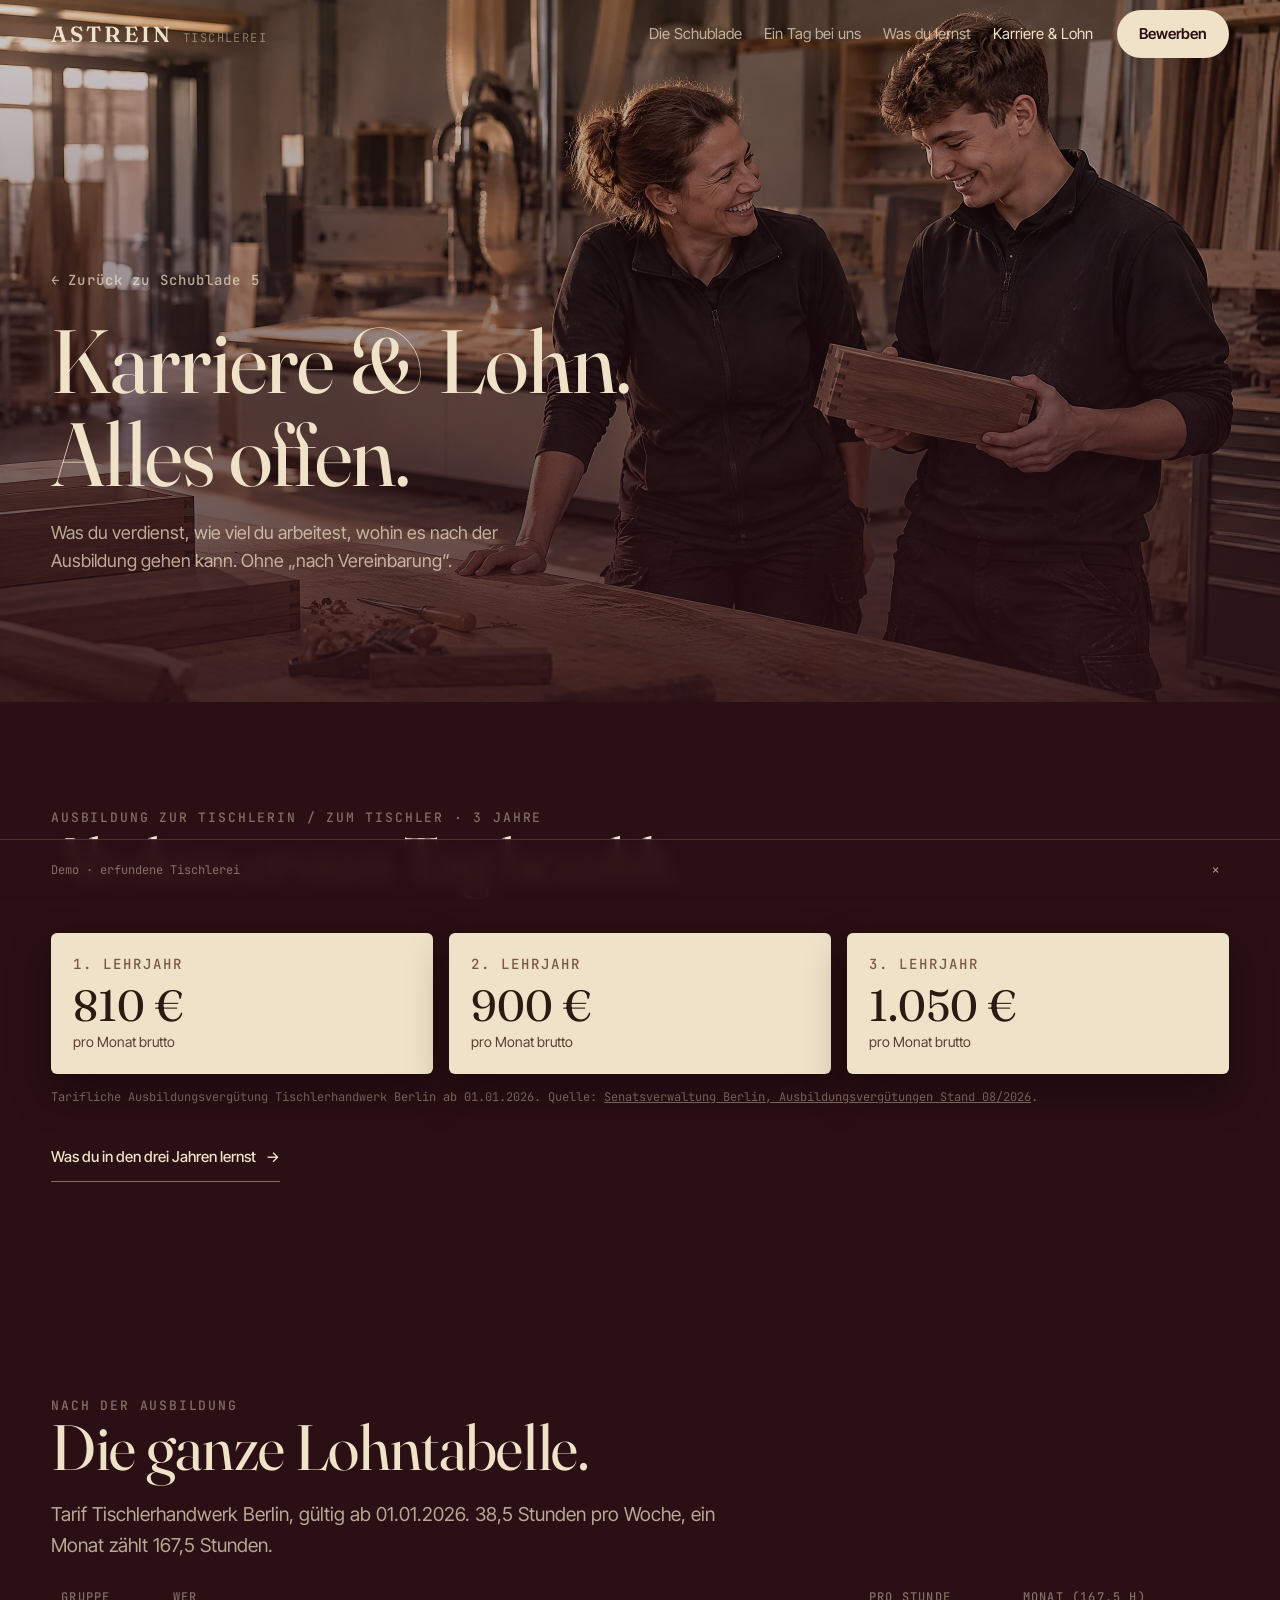
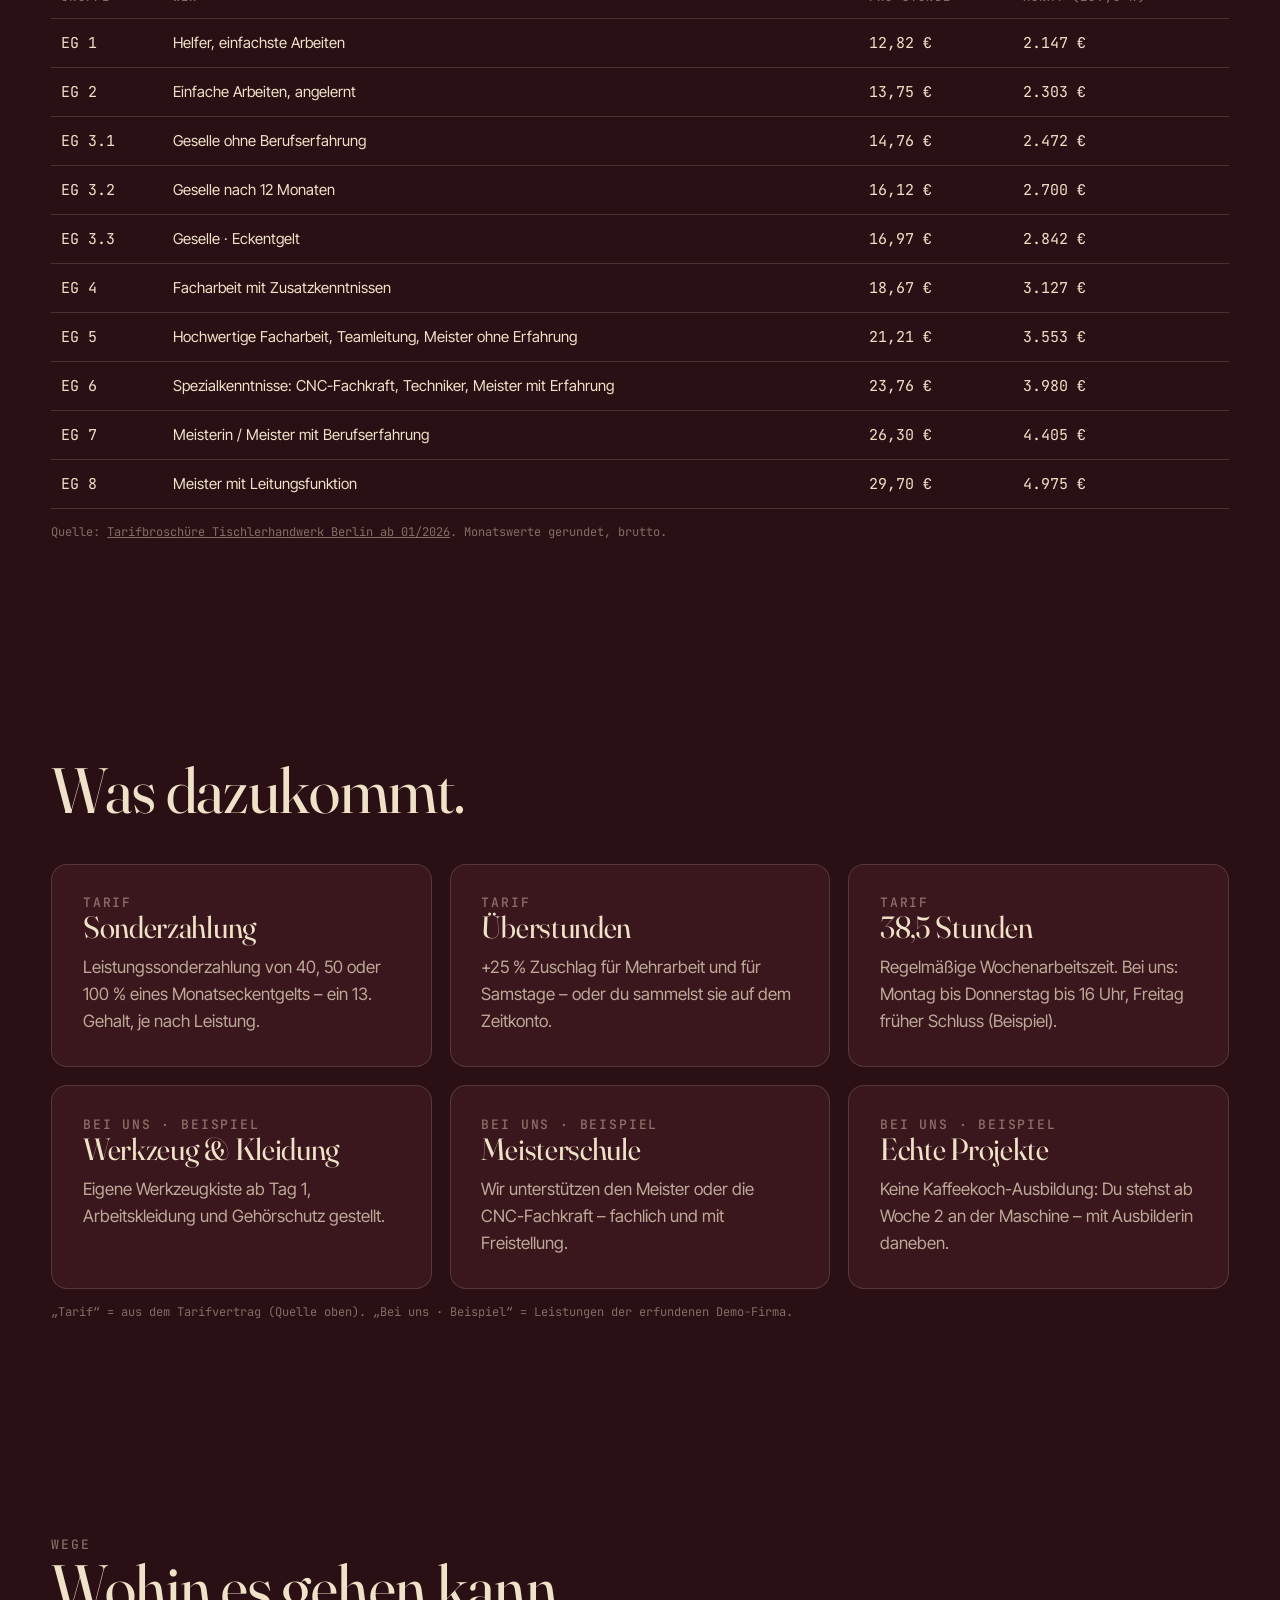
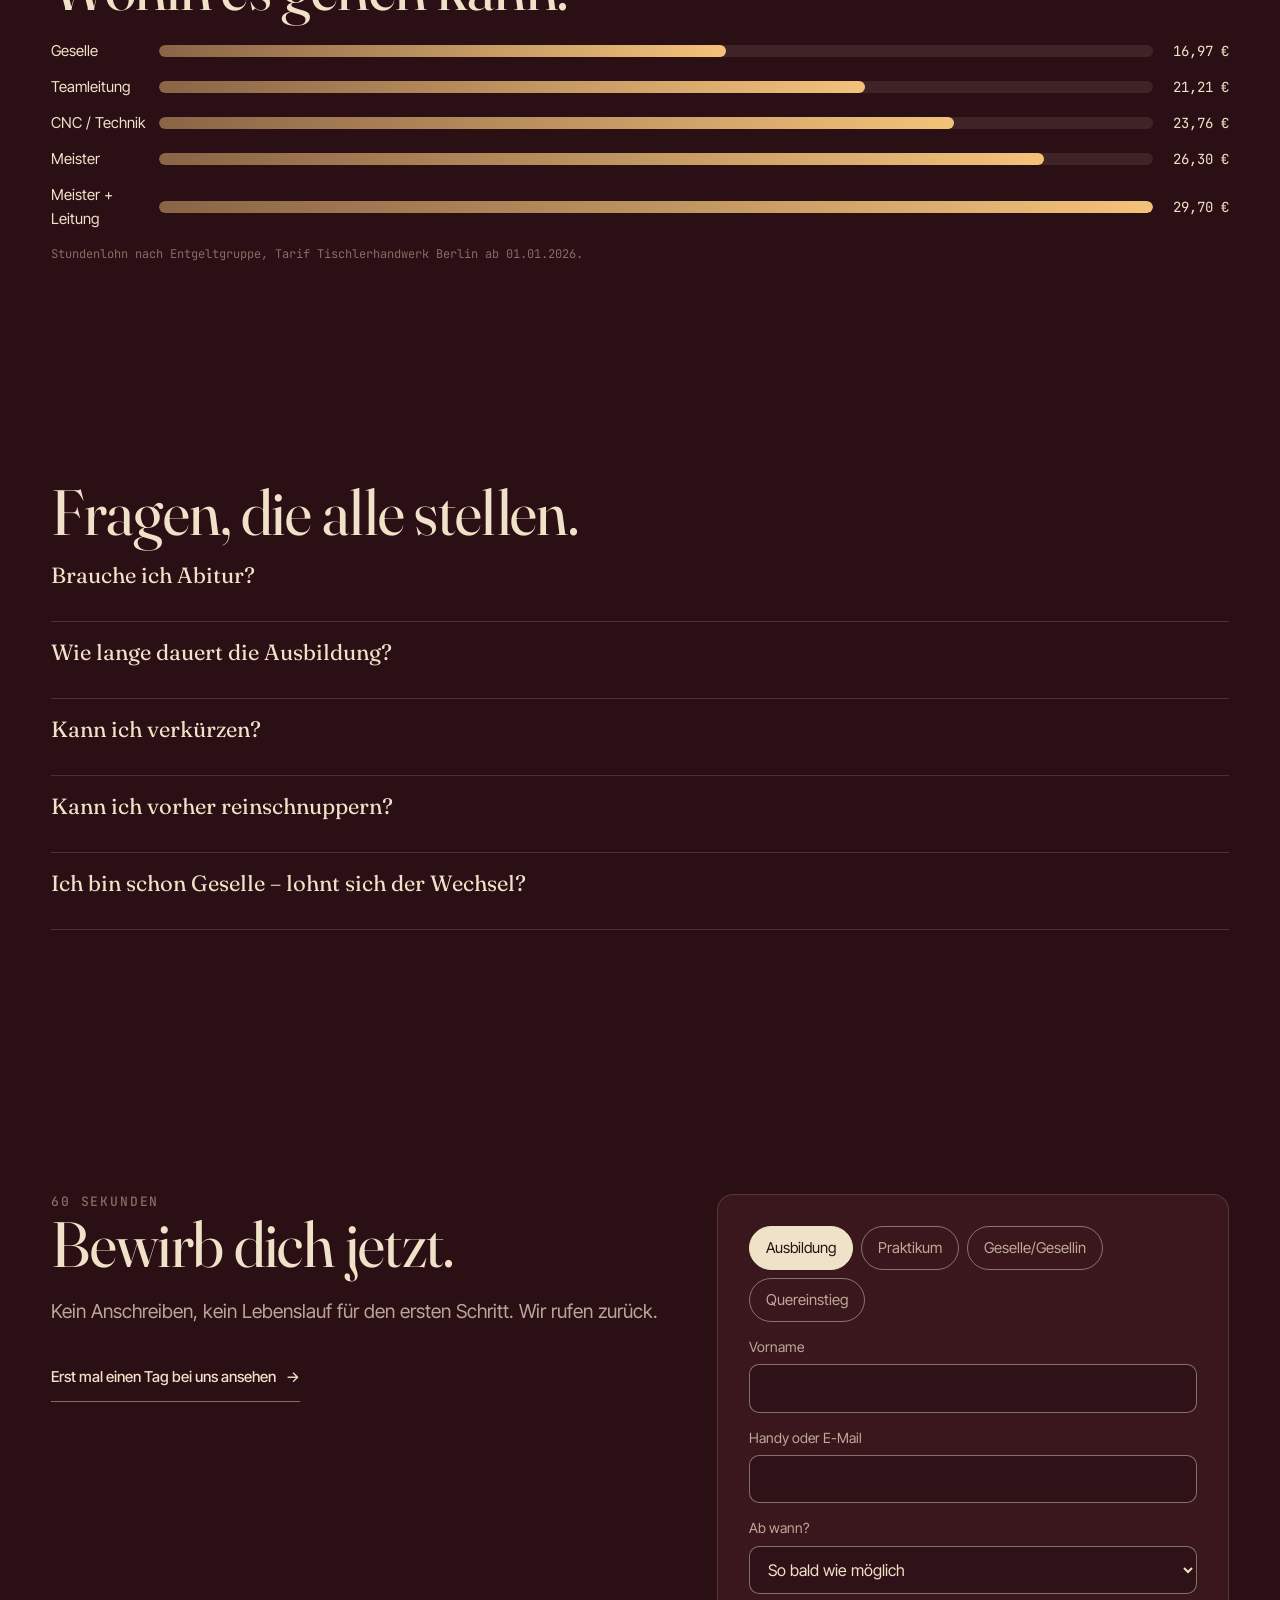
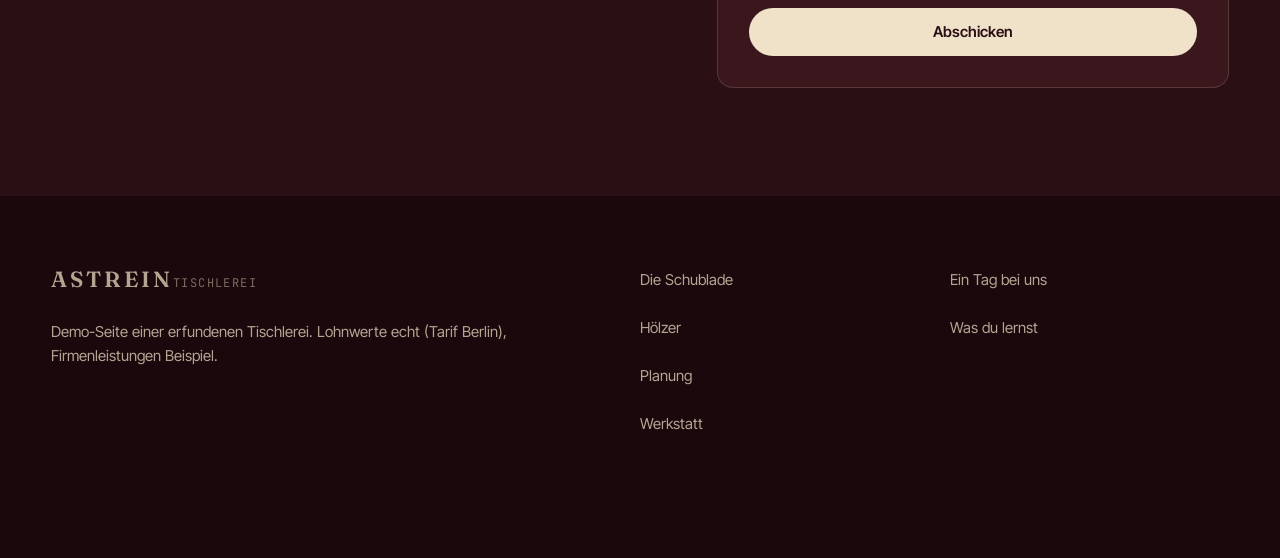
<file: karriere.html>
<!doctype html>
<html lang="de">
<head>
<meta charset="utf-8">
<meta name="viewport" content="width=device-width,initial-scale=1,viewport-fit=cover">
<title>Karriere &amp; Lohn – ASTREIN Tischlerei</title>
<meta name="description" content="Ausbildung und Jobs bei der Tischlerei ASTREIN: Lohn nach Tarif offen gelegt, Vorteile, Wege nach der Ausbildung, Bewerbung in 60 Sekunden.">
<meta name="theme-color" content="#2a0f14">
<link rel="preconnect" href="https://fonts.googleapis.com"><link rel="preconnect" href="https://fonts.gstatic.com" crossorigin>
<link href="https://fonts.googleapis.com/css2?family=Fraunces:opsz,wght@9..144,300..600&family=Inter+Tight:wght@400;500;600&family=JetBrains+Mono:wght@400;500&display=swap" rel="stylesheet">
<link rel="stylesheet" href="assets/css/style.css">
</head>
<body>
<header class="hdr" id="hdr">
  <a class="logo" href="./"><b class="firma">ASTREIN</b><span>Tischlerei</span></a>
  <ul class="menu" id="menu">
    <li><a href="./">Die Schublade</a></li>
    <li><a href="tag.html">Ein Tag bei uns</a></li>
    <li><a href="lernen.html">Was du lernst</a></li>
    <li><a href="karriere.html" class="on">Karriere &amp; Lohn</a></li>
  </ul>
  <a class="btn" href="#bewerbung">Bewerben</a>
  <button class="burger" id="burger" aria-label="Menü"><i></i><i></i></button>
</header>
<main>
<section class="sub-hero">
  <img class="media" data-k="ac1" alt="Ausbilder und Auszubildende lachen an der Werkbank">
  <div class="shade"></div>
  <div class="copy">
    <a class="back" href="./#vorteile">Zurück zu Schublade 5</a>
    <h1 style="font-size:clamp(44px,7vw,104px);margin-top:12px">Karriere &amp; Lohn.<br>Alles offen.</h1>
    <p>Was du verdienst, wie viel du arbeitest, wohin es nach der Ausbildung gehen kann. Ohne „nach Vereinbarung“.</p>
  </div>
</section>

<div class="block">
  <p class="eyebrow">Ausbildung zur Tischlerin / zum Tischler · 3 Jahre</p>
  <h2>Ab dem ersten Tag bezahlt.</h2>
  <div class="paycards">
    <div class="pay"><p class="eyebrow">1. Lehrjahr</p><div class="amt">810 €</div><p>pro Monat brutto</p></div>
    <div class="pay"><p class="eyebrow">2. Lehrjahr</p><div class="amt">900 €</div><p>pro Monat brutto</p></div>
    <div class="pay"><p class="eyebrow">3. Lehrjahr</p><div class="amt">1.050 €</div><p>pro Monat brutto</p></div>
  </div>
  <span class="src">Tarifliche Ausbildungsvergütung Tischlerhandwerk Berlin ab 01.01.2026. Quelle: <a href="https://www.berlin.de/sen/arbeit/beschaeftigung/tarifregister/tarifinformationen/ausbildungsverguetungen/ausbildungsverguetungen_stand_august_2026.pdf" target="_blank" rel="noopener">Senatsverwaltung Berlin, Ausbildungsvergütungen Stand 08/2026</a>.</span>
  <a class="more" href="lernen.html">Was du in den drei Jahren lernst</a>
</div>

<div class="block">
  <p class="eyebrow">Nach der Ausbildung</p>
  <h2>Die ganze Lohntabelle.</h2>
  <p class="lead">Tarif Tischlerhandwerk Berlin, gültig ab 01.01.2026. 38,5 Stunden pro Woche, ein Monat zählt 167,5 Stunden.</p>
  <div class="tablewrap">
  <table class="table">
    <thead><tr><th>Gruppe</th><th>Wer</th><th>pro Stunde</th><th>Monat (167,5 h)</th></tr></thead>
    <tbody id="lt"></tbody>
  </table>
  </div>
  <span class="src">Quelle: <a href="https://www.berlin.de/sen/arbeit/arbeits-und-tarifrecht/tarifbroschueren-nach-wirtschaftsbereichen/branche-t/tischlerhandwerk_01_broschuere_ab_01_2026_stand_04_2025.pdf" target="_blank" rel="noopener">Tarifbroschüre Tischlerhandwerk Berlin ab 01/2026</a>. Monatswerte gerundet, brutto.</span>
</div>

<div class="block">
  <h2>Was dazukommt.</h2>
  <div class="cards3">
    <div class="panel"><p class="eyebrow">Tarif</p><h3>Sonderzahlung</h3><p style="color:var(--cr2)">Leistungssonderzahlung von 40, 50 oder 100 % eines Monatseckentgelts – ein 13. Gehalt, je nach Leistung.</p></div>
    <div class="panel"><p class="eyebrow">Tarif</p><h3>Überstunden</h3><p style="color:var(--cr2)">+25 % Zuschlag für Mehrarbeit und für Samstage – oder du sammelst sie auf dem Zeitkonto.</p></div>
    <div class="panel"><p class="eyebrow">Tarif</p><h3>38,5 Stunden</h3><p style="color:var(--cr2)">Regelmäßige Wochenarbeitszeit. Bei uns: Montag bis Donnerstag bis 16 Uhr, Freitag früher Schluss (Beispiel).</p></div>
    <div class="panel"><p class="eyebrow">Bei uns · Beispiel</p><h3>Werkzeug &amp; Kleidung</h3><p style="color:var(--cr2)">Eigene Werkzeugkiste ab Tag 1, Arbeitskleidung und Gehörschutz gestellt.</p></div>
    <div class="panel"><p class="eyebrow">Bei uns · Beispiel</p><h3>Meisterschule</h3><p style="color:var(--cr2)">Wir unterstützen den Meister oder die CNC-Fachkraft – fachlich und mit Freistellung.</p></div>
    <div class="panel"><p class="eyebrow">Bei uns · Beispiel</p><h3>Echte Projekte</h3><p style="color:var(--cr2)">Keine Kaffeekoch-Ausbildung: Du stehst ab Woche 2 an der Maschine – mit Ausbilderin daneben.</p></div>
  </div>
  <span class="src">„Tarif“ = aus dem Tarifvertrag (Quelle oben). „Bei uns · Beispiel“ = Leistungen der erfundenen Demo-Firma.</span>
</div>

<div class="block">
  <p class="eyebrow">Wege</p>
  <h2>Wohin es gehen kann.</h2>
  <div class="bars" id="wege">
    <div class="bar"><span>Geselle</span><span class="t"><i data-w="57"></i></span><span class="v">16,97 €</span></div>
    <div class="bar"><span>Teamleitung</span><span class="t"><i data-w="71"></i></span><span class="v">21,21 €</span></div>
    <div class="bar"><span>CNC / Technik</span><span class="t"><i data-w="80"></i></span><span class="v">23,76 €</span></div>
    <div class="bar"><span>Meister</span><span class="t"><i data-w="89"></i></span><span class="v">26,30 €</span></div>
    <div class="bar"><span>Meister + Leitung</span><span class="t"><i data-w="100"></i></span><span class="v">29,70 €</span></div>
  </div>
  <span class="src">Stundenlohn nach Entgeltgruppe, Tarif Tischlerhandwerk Berlin ab 01.01.2026.</span>
</div>

<div class="block faq">
  <h2>Fragen, die alle stellen.</h2>
  <details><summary>Brauche ich Abitur?</summary><p>Nein. Für die Ausbildung ist kein bestimmter Schulabschluss vorgeschrieben. Wichtiger sind räumliches Denken, Lust auf Maschinen und Genauigkeit.</p></details>
  <details><summary>Wie lange dauert die Ausbildung?</summary><p>Drei Jahre, im Wechsel Betrieb und Berufsschule. Am Ende baust du dein Gesellenstück.</p></details>
  <details><summary>Kann ich verkürzen?</summary><p>Mit Abitur oder Vorkenntnissen ist eine Verkürzung auf Antrag oft möglich – das klären wir mit der Handwerkskammer.</p></details>
  <details><summary>Kann ich vorher reinschnuppern?</summary><p>Ja. Ein Praktikumstag reicht, um zu merken, ob es passt. Schreib uns einfach unten.</p></details>
  <details><summary>Ich bin schon Geselle – lohnt sich der Wechsel?</summary><p>Schau in die Tabelle oben: Wir zahlen nach Tarif, offen. Dazu Zeitkonto, moderne Maschinen und Weiterbildung.</p></details>
</div>

<div class="block" id="bewerbung">
  <div class="grid2">
    <div><p class="eyebrow">60 Sekunden</p><h2>Bewirb dich jetzt.</h2><p class="lead">Kein Anschreiben, kein Lebenslauf für den ersten Schritt. Wir rufen zurück.</p><a class="more" href="tag.html">Erst mal einen Tag bei uns ansehen</a></div>
    <div class="panel">
      <form class="form">
        <div class="seg" role="group" aria-label="Was suchst du?"><button type="button" class="chip on">Ausbildung</button><button type="button" class="chip">Praktikum</button><button type="button" class="chip">Geselle/Gesellin</button><button type="button" class="chip">Quereinstieg</button></div>
        <label>Vorname<input autocomplete="given-name" required></label>
        <label>Handy oder E-Mail<input required></label>
        <label>Ab wann?<select><option>So bald wie möglich</option><option>August / September</option><option>Weiß ich noch nicht</option></select></label>
        <button class="btn" type="submit">Abschicken</button>
        <div class="done">Danke! In echt würden wir uns innerhalb von 48 Stunden melden. (Demo – es wurde nichts gesendet.)</div>
      </form>
    </div>
  </div>
</div>
</main>
<footer class="foot" style="padding-top:60px"><div class="cols"><div><a class="logo" href="./"><b class="firma">ASTREIN</b><span>Tischlerei</span></a><p style="margin-top:14px">Demo-Seite einer erfundenen Tischlerei. Lohnwerte echt (Tarif Berlin), Firmenleistungen Beispiel.</p></div><div><a href="./">Die Schublade</a><a href="holz.html">Hölzer</a><a href="planung.html">Planung</a><a href="werkstatt.html">Werkstatt</a></div><div><a href="tag.html">Ein Tag bei uns</a><a href="lernen.html">Was du lernst</a></div></div></footer>
<div class="demo"><span>Demo · erfundene Tischlerei</span><button id="demoX" aria-label="Hinweis schließen">✕</button></div>
<script src="assets/js/media.js"></script>
<script src="assets/js/sub.js"></script>
<script>
const LG=[['1','Helfer, einfachste Arbeiten',12.82],['2','Einfache Arbeiten, angelernt',13.75],['3.1','Geselle ohne Berufserfahrung',14.76],['3.2','Geselle nach 12 Monaten',16.12],['3.3','Geselle · Eckentgelt',16.97],['4','Facharbeit mit Zusatzkenntnissen',18.67],['5','Hochwertige Facharbeit, Teamleitung, Meister ohne Erfahrung',21.21],['6','Spezialkenntnisse: CNC-Fachkraft, Techniker, Meister mit Erfahrung',23.76],['7','Meisterin / Meister mit Berufserfahrung',26.30],['8','Meister mit Leitungsfunktion',29.70]];
document.getElementById('lt').innerHTML=LG.map(([g,w,s])=>`<tr><td class="mono">EG ${g}</td><td>${w}</td><td class="mono">${s.toFixed(2).replace('.',',')} €</td><td class="mono">${Math.round(s*167.5).toLocaleString('de-DE')} €</td></tr>`).join('');
</script>
</body>
</html>
</file>
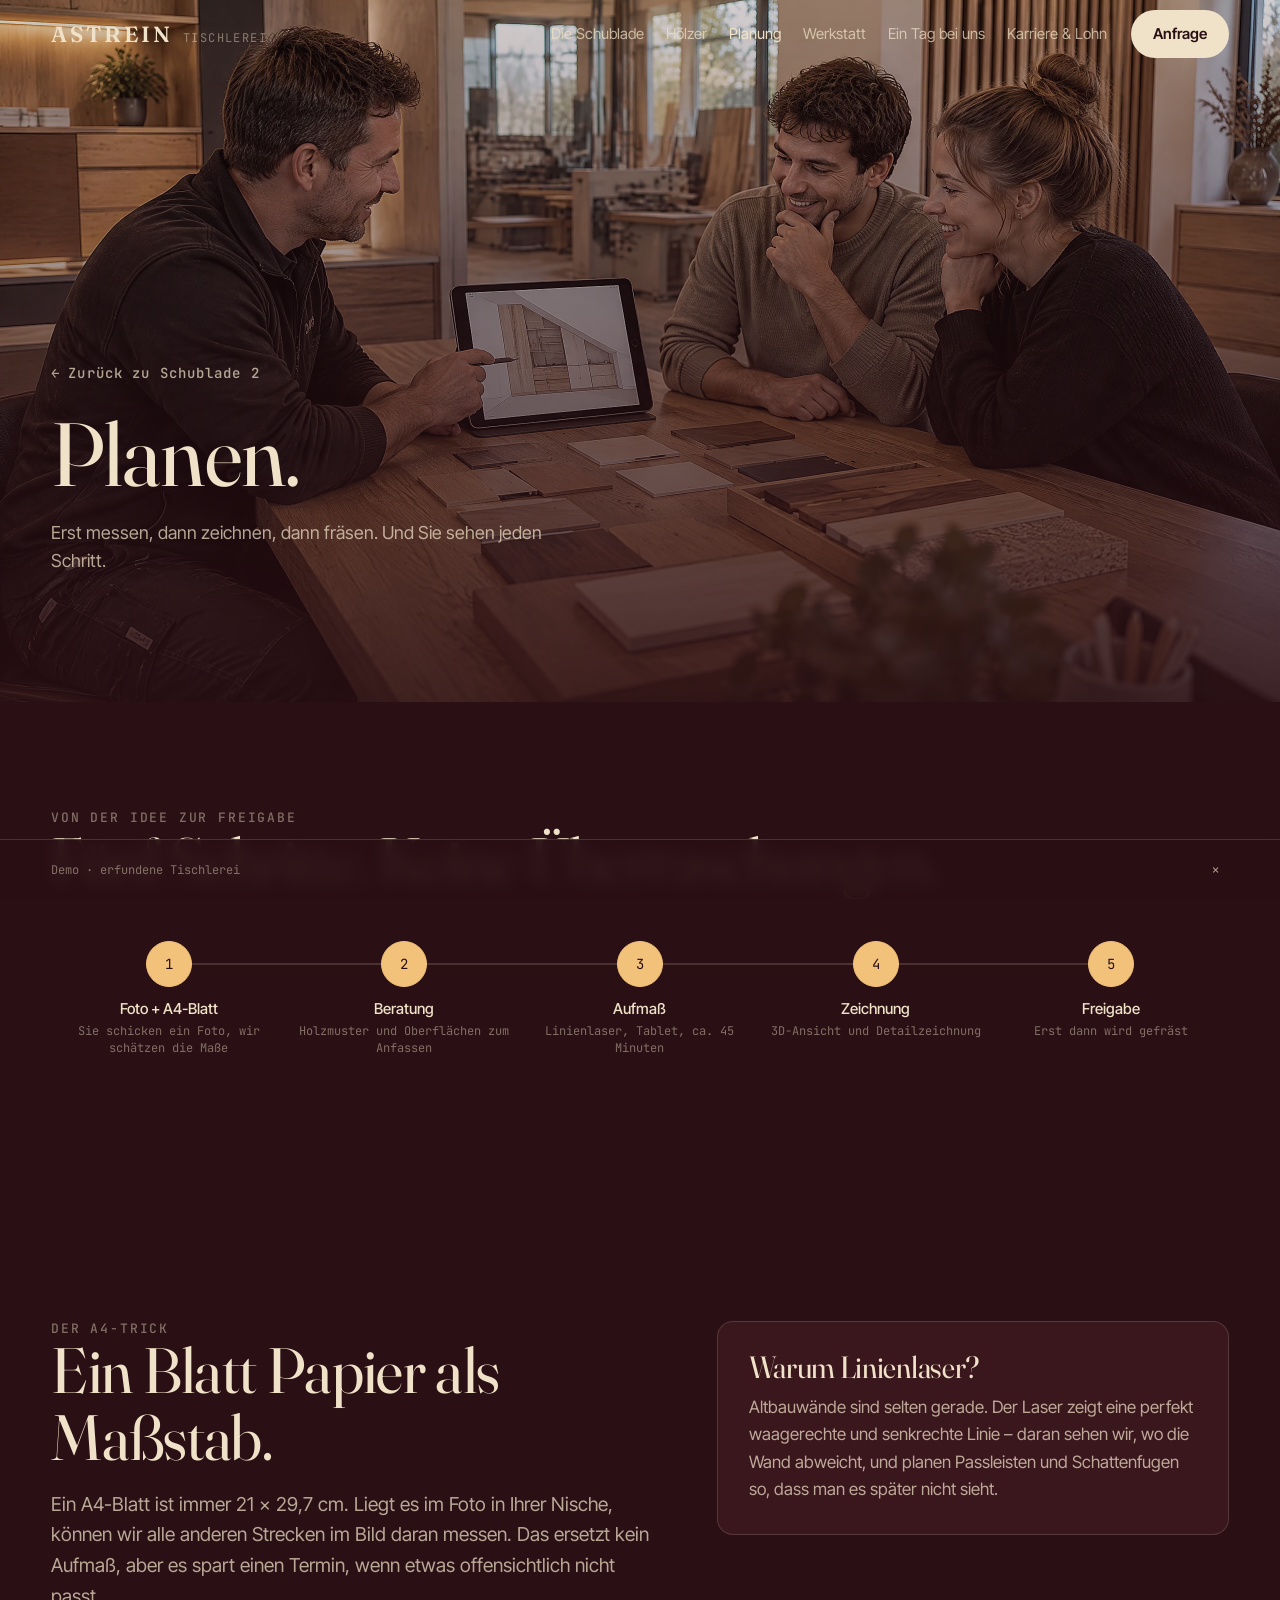
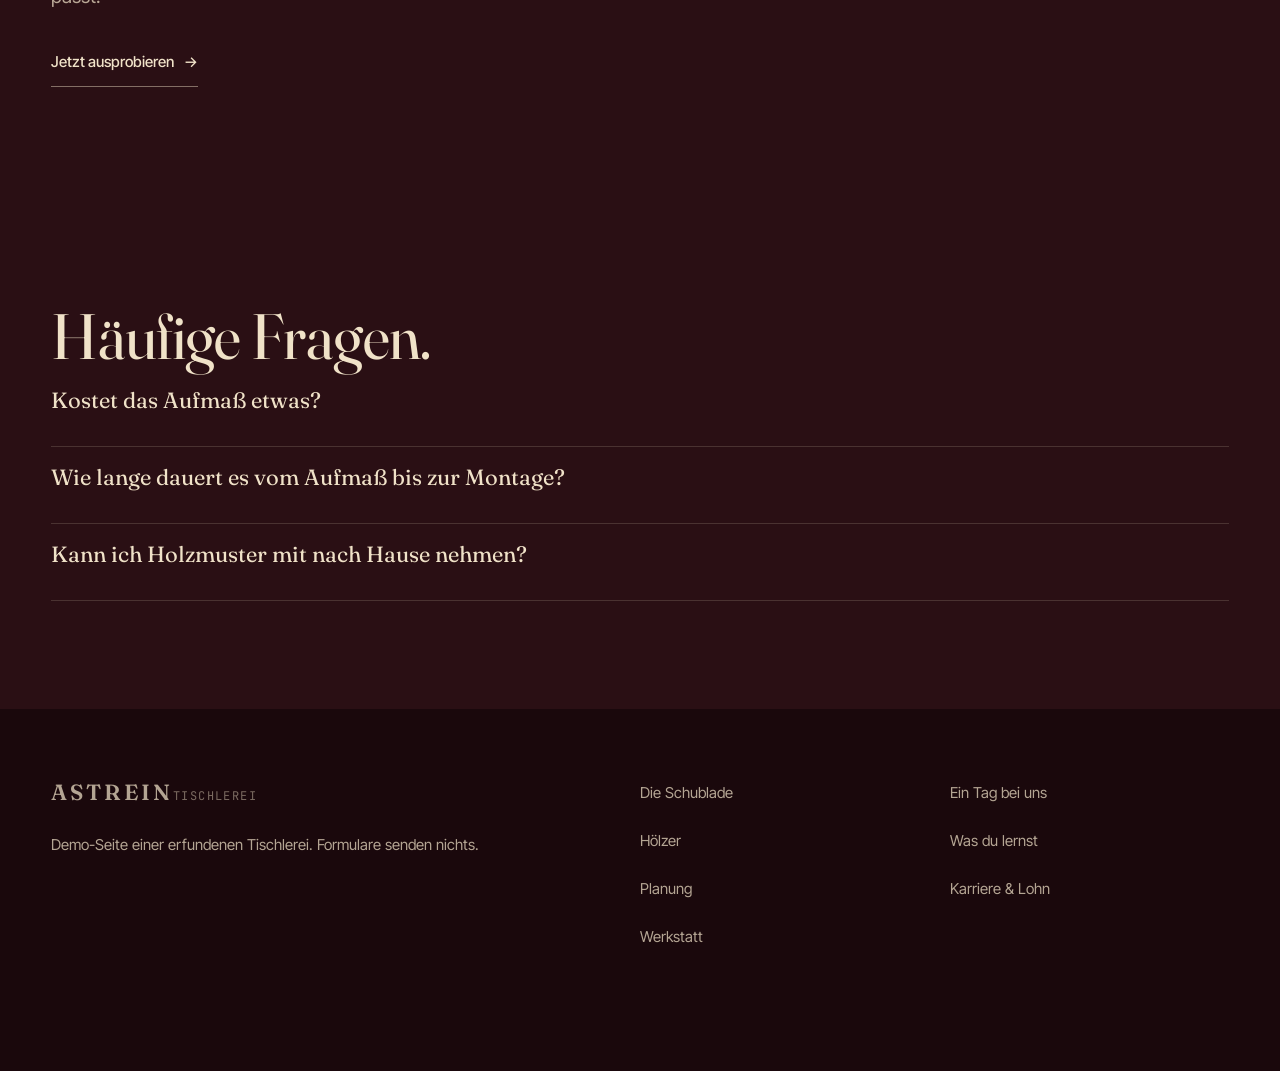
<file: planung.html>
<!doctype html>
<html lang="de">
<head>
<meta charset="utf-8">
<meta name="viewport" content="width=device-width,initial-scale=1,viewport-fit=cover">
<title>Planung – ASTREIN Tischlerei</title>
<meta name="description" content="So plant die Tischlerei ASTREIN: Foto mit A4-Blatt, Beratung mit Holzmustern, Aufmaß mit Linienlaser, Zeichnung, Freigabe.">
<meta name="theme-color" content="#2a0f14">
<link rel="preconnect" href="https://fonts.googleapis.com"><link rel="preconnect" href="https://fonts.gstatic.com" crossorigin>
<link href="https://fonts.googleapis.com/css2?family=Fraunces:opsz,wght@9..144,300..600&family=Inter+Tight:wght@400;500;600&family=JetBrains+Mono:wght@400;500&display=swap" rel="stylesheet">
<link rel="stylesheet" href="assets/css/style.css">
</head>
<body>
<header class="hdr" id="hdr">
  <a class="logo" href="./"><b class="firma">ASTREIN</b><span>Tischlerei</span></a>
  <ul class="menu" id="menu">
    <li><a href="./">Die Schublade</a></li>
    <li><a href="holz.html">Hölzer</a></li>
    <li><a href="planung.html" class="on">Planung</a></li>
    <li><a href="werkstatt.html">Werkstatt</a></li>
    <li><a href="tag.html">Ein Tag bei uns</a></li>
    <li><a href="karriere.html">Karriere &amp; Lohn</a></li>
  </ul>
  <a class="btn" href="./#anfrage">Anfrage</a>
  <button class="burger" id="burger" aria-label="Menü"><i></i><i></i></button>
</header>
<main>
<section class="sub-hero">
  <img class="media" data-k="ap1" alt="Beratung am Eichentisch mit Holzmustern und Tablet">
  <div class="shade"></div>
  <div class="copy">
    <a class="back" href="./#planen">Zurück zu Schublade 2</a>
    <h1 style="font-size:clamp(44px,7vw,104px);margin-top:12px">Planen.</h1>
    <p>Erst messen, dann zeichnen, dann fräsen. Und Sie sehen jeden Schritt.</p>
  </div>
</section>

<div class="block">
  <p class="eyebrow">Von der Idee zur Freigabe</p>
  <h2>Fünf Schritte. Keine Überraschungen.</h2>
  <div class="track" style="margin-top:48px">
    <div class="step on"><i>1</i><b>Foto + A4-Blatt</b><small>Sie schicken ein Foto, wir schätzen die Maße</small></div>
    <div class="step on"><i>2</i><b>Beratung</b><small>Holzmuster und Oberflächen zum Anfassen</small></div>
    <div class="step on"><i>3</i><b>Aufmaß</b><small>Linienlaser, Tablet, ca. 45 Minuten</small></div>
    <div class="step on"><i>4</i><b>Zeichnung</b><small>3D-Ansicht und Detailzeichnung</small></div>
    <div class="step on"><i>5</i><b>Freigabe</b><small>Erst dann wird gefräst</small></div>
  </div>
</div>
<div class="block">
  <div class="grid2">
    <div>
      <p class="eyebrow">Der A4-Trick</p>
      <h2>Ein Blatt Papier als Maßstab.</h2>
      <p class="lead">Ein A4-Blatt ist immer 21 × 29,7 cm. Liegt es im Foto in Ihrer Nische, können wir alle anderen Strecken im Bild daran messen. Das ersetzt kein Aufmaß, aber es spart einen Termin, wenn etwas offensichtlich nicht passt.</p>
      <a class="more" href="./#anfrage">Jetzt ausprobieren</a>
    </div>
    <div class="panel">
      <h3>Warum Linienlaser?</h3>
      <p style="color:var(--cr2)">Altbauwände sind selten gerade. Der Laser zeigt eine perfekt waagerechte und senkrechte Linie – daran sehen wir, wo die Wand abweicht, und planen Passleisten und Schattenfugen so, dass man es später nicht sieht.</p>
    </div>
  </div>
</div>
<div class="block faq">
  <h2>Häufige Fragen.</h2>
  <details><summary>Kostet das Aufmaß etwas?</summary><p>Bei der Demo-Firma ist das erste Aufmaß im Umkreis kostenlos (Beispiel).</p></details>
  <details><summary>Wie lange dauert es vom Aufmaß bis zur Montage?</summary><p>Das hängt von Holz und Auftragslage ab. Den Termin nennen wir mit der Zeichnung – und halten ihn.</p></details>
  <details><summary>Kann ich Holzmuster mit nach Hause nehmen?</summary><p>Ja. Die Muster aus der Schublade gibt es zum Ausleihen.</p></details>
</div>
</main>
<footer class="foot" style="padding-top:60px"><div class="cols"><div><a class="logo" href="./"><b class="firma">ASTREIN</b><span>Tischlerei</span></a><p style="margin-top:14px">Demo-Seite einer erfundenen Tischlerei. Formulare senden nichts.</p></div><div><a href="./">Die Schublade</a><a href="holz.html">Hölzer</a><a href="planung.html">Planung</a><a href="werkstatt.html">Werkstatt</a></div><div><a href="tag.html">Ein Tag bei uns</a><a href="lernen.html">Was du lernst</a><a href="karriere.html">Karriere &amp; Lohn</a></div></div></footer>
<div class="demo"><span>Demo · erfundene Tischlerei</span><button id="demoX" aria-label="Hinweis schließen">✕</button></div>
<script src="assets/js/media.js"></script>
<script src="assets/js/sub.js"></script>
</body>
</html>
</file>
<file: alt-site-v2/assets/css/style.css>
:root{
  --bg:#0f1a15; --bg2:#15241d; --green:#1f3a2c; --wood:#c9a77c; --paper:#efe9df; --ink:#0d1411;
  --orange:#ff6a1a; --muted:#a9b3ad; --line:rgba(239,233,223,.14);
  --cond:"Barlow Condensed","Arial Narrow",sans-serif; --sans:Inter,system-ui,-apple-system,sans-serif;
  --pad:clamp(16px,4vw,56px); --demo:30px;
}
*{box-sizing:border-box;margin:0;padding:0}
html{scroll-behavior:smooth;-webkit-text-size-adjust:100%}
body{background:var(--bg);color:var(--paper);font:16px/1.55 var(--sans);overflow-x:hidden}
img,video{display:block;max-width:100%}
a{color:inherit}
button,input,select{font:inherit;color:inherit}
h1,h2,h3{font-family:var(--cond);font-weight:800;line-height:.92;letter-spacing:-.01em;text-transform:uppercase}
h1{font-size:clamp(64px,12vw,200px)}
h2{font-size:clamp(48px,8vw,128px)}
h3{font-size:clamp(26px,2.4vw,34px)}
.kicker{font:600 14px/1.2 var(--sans);letter-spacing:.14em;text-transform:uppercase;color:var(--orange);margin-bottom:16px}
.lead{font-size:clamp(16px,1.4vw,20px);max-width:36ch;color:#d6d9d3;margin-top:20px}
.fine{font-size:14px;color:var(--muted)}
.wrap{max-width:1360px;margin:0 auto;padding:clamp(80px,12vh,160px) var(--pad)}
.btn{display:inline-flex;align-items:center;justify-content:center;min-height:48px;padding:0 26px;border-radius:999px;background:var(--orange);color:#140a03;font-weight:600;text-decoration:none;border:0;cursor:pointer;transition:transform .2s,background .2s}
.btn:hover{transform:translateY(-2px);background:#ff8340}
.btn.big{min-height:60px;font-size:18px;padding:0 34px}

/* Demo-Leiste + Kopfzeile */
.demo{position:fixed;inset:0 0 auto;z-index:60;height:var(--demo);display:flex;align-items:center;justify-content:center;gap:6px;padding:0 12px;background:#060a08;color:#cfd5d0;font-size:13px;white-space:nowrap;overflow:hidden;text-overflow:ellipsis}
.demo .for{display:none}.has-firma .demo .for{display:inline}
.demo .short{display:none}
.top{position:fixed;inset:var(--demo) 0 auto;z-index:50;display:flex;align-items:center;justify-content:space-between;gap:24px;padding:14px var(--pad);transition:background .3s}
.top.solid{background:rgba(15,26,21,.86);backdrop-filter:blur(12px);-webkit-backdrop-filter:blur(12px)}
.logo{font:800 28px/1 var(--cond);letter-spacing:.06em;text-decoration:none;display:flex;flex-direction:column}
.logo small{font:500 11px/1.4 var(--sans);letter-spacing:.3em;text-transform:uppercase;color:var(--wood)}
.nav{display:flex;align-items:center;gap:clamp(14px,2vw,30px)}
.nav a:not(.btn){text-decoration:none;font-weight:500;font-size:15px;opacity:.85;min-height:44px;display:inline-flex;align-items:center}
.nav a:not(.btn):hover{opacity:1;color:var(--wood)}
.burger{display:none;width:48px;height:48px;border:0;background:none;cursor:pointer;position:relative}
.burger i{position:absolute;left:12px;right:12px;height:2px;background:var(--paper);transition:transform .3s}
.burger i:first-child{top:19px}.burger i:last-child{top:27px}
.menu-open .burger i:first-child{transform:translateY(4px) rotate(45deg)}
.menu-open .burger i:last-child{transform:translateY(-4px) rotate(-45deg)}
@media (max-width:1180px){
  .burger{display:block;z-index:2}
  .nav{position:fixed;inset:0;flex-direction:column;justify-content:center;gap:10px;background:var(--bg);opacity:0;pointer-events:none;transition:opacity .3s}
  .nav a:not(.btn){font:800 42px/1.1 var(--cond);text-transform:uppercase}
  .nav .btn{margin-top:18px}
  .menu-open .nav{opacity:1;pointer-events:auto}
}

/* Film-Kapitel: Scrollen spult das Video */
.film{position:relative;height:var(--len,500vh)}
.film.empty{height:auto}
.stage{position:sticky;top:0;height:100vh;height:100svh;overflow:hidden;background:#0a110d}
.film.empty .stage{position:relative;min-height:100svh}
.stage .poster,.stage video{position:absolute;inset:0;width:100%;height:100%;object-fit:cover}
.stage .frame{opacity:0;transform:scale(1.06);transition:opacity .8s ease,transform 6s ease-out}
.stage .frame.on{opacity:1;transform:scale(1)}
.stage video{opacity:0;transition:opacity .4s}
.stage video.ready{opacity:1}
.shade{position:absolute;inset:0;background:linear-gradient(90deg,rgba(8,14,11,.82) 0%,rgba(8,14,11,.35) 45%,rgba(8,14,11,0) 70%),linear-gradient(0deg,rgba(8,14,11,.6),rgba(8,14,11,0) 35%)}
.hero-copy,.chap-copy{position:absolute;left:var(--pad);bottom:clamp(90px,16vh,180px);max-width:min(760px,80vw);transition:opacity .4s,transform .4s}
.hero-copy .btn{margin-top:28px}
.steps{position:absolute;right:var(--pad);top:50%;transform:translateY(-50%);list-style:none;display:flex;flex-direction:column;gap:18px;padding-right:22px;border-right:2px solid var(--line)}
.steps li{font:700 22px/1 var(--cond);text-transform:uppercase;letter-spacing:.04em;opacity:.35;transition:opacity .3s,color .3s;position:relative;text-align:right}
.steps li b{font:600 13px var(--sans);color:var(--wood);margin-right:8px}
.steps li::after{content:"";position:absolute;right:-29px;top:50%;width:12px;height:12px;margin-top:-6px;border-radius:50%;background:var(--bg);border:2px solid var(--muted);transition:.3s}
.steps li.on{opacity:1}
.steps li.on::after{background:var(--orange);border-color:var(--orange);box-shadow:0 0 0 6px rgba(255,106,26,.2)}
.say{position:absolute;left:var(--pad);bottom:clamp(90px,16vh,180px);opacity:0;transform:translateY(40px);transition:.5s}
.say.on{opacity:1;transform:none}
.scroll-hint{position:absolute;left:50%;bottom:22px;transform:translateX(-50%);font-size:13px;letter-spacing:.3em;text-transform:uppercase;color:var(--muted)}
.scroll-hint::after{content:"";display:block;width:1px;height:34px;margin:8px auto 0;background:linear-gradient(var(--orange),transparent);animation:hint 1.6s infinite}
@keyframes hint{0%{transform:scaleY(0);transform-origin:top}50%{transform:scaleY(1);transform-origin:top}51%{transform-origin:bottom}100%{transform:scaleY(0);transform-origin:bottom}}

/* Laser-Aufmaß über dem Nischen-Film */
.laser{position:absolute;inset:0;width:100%;height:100%;pointer-events:none}
.laser line{stroke:var(--orange);stroke-width:3;stroke-dasharray:1200;stroke-dashoffset:calc(1200 - 1200 * var(--p,0));filter:drop-shadow(0 0 6px rgba(255,106,26,.9))}
.laser text{fill:var(--paper);font:700 28px var(--cond);letter-spacing:.04em;opacity:var(--p,0)}

/* Kinetik-Typo Karriere */
.kinetic{position:absolute;right:var(--pad);top:18%;bottom:22%;display:flex;flex-direction:column;justify-content:center;align-items:flex-end;gap:4px;max-width:70vw}
.kinetic span{font:800 clamp(44px,7.5vw,120px)/.95 var(--cond);text-transform:uppercase;text-align:right;opacity:0;transform:translateX(120px);transition:transform .7s cubic-bezier(.2,.8,.2,1),opacity .5s;text-shadow:0 4px 40px rgba(0,0,0,.5)}
.kinetic span.on{opacity:1;transform:none}
.kinetic span:nth-child(even){color:var(--wood)}
.karriere .btn.big{position:absolute;left:var(--pad);bottom:clamp(40px,8vh,80px);opacity:0;transform:translateY(20px);transition:.5s}
.karriere .btn.big.on{opacity:1;transform:none}

/* Holzlabor */
/* Holzlabor dunkel wie Storyboard A2 Panel 5: Tischplatte schwebt über 5 Holzscheiben */
.holzlabor{background:#141412;color:var(--paper)}
.sec-head{margin-bottom:clamp(36px,6vh,72px)}
.lab{display:flex;flex-direction:column;gap:clamp(8px,2vw,24px);align-items:center}
.table-view{position:relative;width:min(1100px,100%);aspect-ratio:16/9;margin-bottom:clamp(-140px,-12vw,-40px)}
.table-view .tbl{position:absolute;inset:0;width:100%;height:100%;object-fit:contain}
.table-view .over{opacity:0;transition:opacity .6s}
.table-view .over.on{opacity:1}
.woods{position:relative;display:flex;justify-content:center;gap:clamp(10px,2.4vw,36px);flex-wrap:wrap}
.woods button{display:flex;flex-direction:column;align-items:center;gap:10px;min-width:44px;border:0;background:none;cursor:pointer;font:700 clamp(18px,1.8vw,26px)/1 var(--cond);color:var(--paper);text-transform:none;transition:transform .3s}
.woods button::before{content:"";display:block;width:clamp(64px,9vw,128px);aspect-ratio:1;border-radius:50%;border:4px solid transparent;transition:border-color .3s,transform .3s;
  background:var(--disc,none) center/cover,radial-gradient(circle at 50% 50%,transparent 0 18%,rgba(0,0,0,.12) 19% 21%,transparent 22% 34%,rgba(0,0,0,.12) 35% 37%,transparent 38% 52%,rgba(0,0,0,.14) 53% 55%,transparent 56%),var(--w)}
.woods small{display:none}
.woods button[aria-checked=true]{color:var(--orange)}
.woods button[aria-checked=true]::before{border-color:var(--orange);transform:scale(1.06)}

/* Anfrage */
.anfrage{background:var(--bg2)}
.three{list-style:none;display:grid;grid-template-columns:repeat(3,1fr);gap:20px;margin-bottom:48px}
.three li{padding:28px;border:1px solid var(--line);border-radius:18px;background:rgba(255,255,255,.02)}
.three li b{display:inline-grid;place-items:center;width:44px;height:44px;border-radius:50%;background:var(--orange);color:#140a03;font:800 22px var(--cond);margin-bottom:18px}
.three p{color:#c9cfca;margin-top:8px}
.req{display:grid;grid-template-columns:repeat(2,1fr);gap:16px 20px;max-width:900px}
.req label{display:flex;flex-direction:column;gap:6px;font-size:14px;color:var(--muted)}
.req input,.req select{min-height:50px;padding:0 16px;border-radius:12px;border:1px solid var(--line);background:#0b130f;font-size:16px}
.req .file{grid-column:1/-1;align-items:center;justify-content:center;min-height:120px;border:2px dashed rgba(255,106,26,.5);border-radius:18px;cursor:pointer;text-align:center}
.req .file input{position:absolute;opacity:0;width:1px;height:1px}
.req .file span{font:800 28px var(--cond);text-transform:uppercase;color:var(--paper)}
.dims{grid-column:1/-1;border:0;display:grid;grid-template-columns:repeat(3,1fr);gap:16px}
.dims legend{font-size:14px;color:var(--muted);margin-bottom:6px}
.req .btn{justify-self:start}
.req .fine{grid-column:1/-1}

/* Bewerbung */
.bewerben{background:var(--green)}
.two{display:grid;grid-template-columns:1fr auto;gap:clamp(32px,6vw,96px);align-items:center}
.clock{display:inline-flex;align-items:center;gap:12px;margin-top:28px}
.clock svg{width:52px;height:52px;transform:rotate(-90deg)}
.clock circle{fill:none;stroke:rgba(255,255,255,.15);stroke-width:4}
.clock .ring{stroke:var(--orange);stroke-dasharray:119.4;stroke-dashoffset:var(--o,0);transition:stroke-dashoffset 1s linear}
.clock b{font:800 40px var(--cond)}
.clock small{color:#c8d3cc}
.phone{width:min(360px,86vw);aspect-ratio:9/19;border-radius:46px;padding:12px;background:#050806;box-shadow:0 40px 80px rgba(0,0,0,.5),inset 0 0 0 2px #2b332e}
.screen{height:100%;border-radius:36px;background:var(--paper);color:var(--ink);padding:44px 18px 18px;display:flex;flex-direction:column;overflow:hidden}
.bar{height:6px;border-radius:3px;background:#d8d0c3;overflow:hidden}
.bar i{display:block;height:100%;width:0;background:var(--orange);transition:width .4s}
.qn{font-size:14px;color:#59625c;margin:12px 0}
.cards{position:relative;flex:1}
.card{position:absolute;inset:0;border-radius:24px;background:#fff;box-shadow:0 10px 30px rgba(0,0,0,.12);padding:22px;display:flex;flex-direction:column;gap:12px;transition:transform .45s cubic-bezier(.2,.8,.2,1),opacity .45s;touch-action:pan-y}
.card h3{font-size:34px;color:var(--ink)}
.card .opts{margin-top:auto;display:grid;gap:10px}
.card .opts button{min-height:56px;border-radius:16px;border:2px solid #e3dccf;background:#faf7f2;font-weight:600;font-size:16px;cursor:pointer}
.card .opts button:hover{border-color:var(--orange)}
.card.gone{transform:translateX(130%) rotate(14deg);opacity:0}
.card.gone.l{transform:translateX(-130%) rotate(-14deg)}
.card.next{transform:scale(.94) translateY(14px)}
.card input{min-height:48px;border-radius:12px;border:1px solid #d8d0c3;padding:0 12px;font-size:16px;color:var(--ink)}
.card .stamp{position:absolute;top:24px;right:20px;border:3px solid var(--orange);color:var(--orange);border-radius:8px;padding:2px 10px;font:800 24px var(--cond);transform:rotate(12deg);opacity:0}
.card.gone .stamp{opacity:1}

/* Bewertungen */
.portals{display:grid;grid-template-columns:repeat(2,1fr);gap:20px}
.portal{padding:32px;border-radius:20px;border:1px solid var(--line);background:rgba(255,255,255,.03)}
.pn{font:600 14px var(--sans);letter-spacing:.14em;text-transform:uppercase;color:var(--wood)}
.score{display:flex;align-items:center;gap:18px;margin:8px 0}
.score>b{font:800 clamp(72px,9vw,128px)/1 var(--cond)}
.stars{position:relative;font-size:32px;letter-spacing:4px;color:rgba(255,255,255,.18)}
.stars::before{content:"★★★★★"}
.stars::after{content:"★★★★★";position:absolute;left:0;top:0;width:calc(var(--f) * 100%);overflow:hidden;color:#f5b301;transition:width 1.6s ease}
.cnt{color:var(--muted)}
.cnt b{color:var(--paper)}
.ticker{overflow:hidden;margin:36px calc(var(--pad) * -1);border-block:1px solid var(--line);padding:16px 0}
.ticker div{display:flex;gap:16px;width:max-content;animation:tick 40s linear infinite}
.ticker span{padding:8px 18px;border-radius:999px;background:var(--green);white-space:nowrap;font-weight:500}
@keyframes tick{to{transform:translateX(-50%)}}
.quotes{position:relative;min-height:190px;max-width:820px}
.quotes figure{position:absolute;inset:0;opacity:0;transition:opacity .8s}
.quotes figure.on{opacity:1}
.quotes blockquote{font:500 clamp(22px,2.4vw,32px)/1.3 var(--sans)}
.quotes figcaption{margin-top:14px;font-size:14px;color:var(--orange)}

.foot{background:#070c09;border-top:1px solid var(--line)}
.foot .wrap{padding-block:56px;display:grid;gap:10px;color:var(--muted)}
.foot a{min-height:44px;display:inline-flex;align-items:center}
dialog{margin:auto;max-width:min(520px,92vw);border:0;border-radius:20px;padding:28px;background:var(--paper);color:var(--ink)}
dialog::backdrop{background:rgba(0,0,0,.6)}
dialog h2{font-size:44px;margin-bottom:12px}
dialog .btn{margin-top:20px}

/* Handy */
@media (max-width:900px){
  .lab,.two{grid-template-columns:1fr}
  .phone{justify-self:center}
  .three{grid-template-columns:1fr}
  .req{grid-template-columns:1fr}
  .portals{grid-template-columns:1fr}
}
@media (max-width:700px){
  :root{--demo:32px}
  .demo{font-size:14px}
  .demo .long,.has-firma .demo .for{display:none}
  .demo .short{display:inline}
  .shade{background:linear-gradient(0deg,rgba(8,14,11,.9) 0%,rgba(8,14,11,.4) 50%,rgba(8,14,11,.2) 100%)}
  .hero-copy,.chap-copy,.say{bottom:clamp(110px,20svh,170px);max-width:calc(100vw - 2 * var(--pad))}
  .steps{top:auto;bottom:24px;left:var(--pad);right:var(--pad);transform:none;flex-direction:row;justify-content:space-between;gap:4px;padding:16px 0 0;border-right:0;border-top:2px solid var(--line)}
  .steps li{font-size:14px;text-align:center}
  .steps li b{display:block;margin:0 0 2px}
  .steps li::after{right:auto;left:50%;top:-24px;margin:0 0 0 -6px}
  .kinetic{top:14%;bottom:auto;right:var(--pad);left:var(--pad);max-width:none}
  .karriere .chap-copy{display:none}
  .dims{grid-template-columns:repeat(3,1fr);gap:10px}
  .scroll-hint{display:none}
}
@media (orientation:landscape) and (max-height:500px){
  h1{font-size:64px}h2{font-size:48px}
  .hero-copy .lead{display:none}
  .hero-copy,.chap-copy,.say{bottom:70px}
  .steps{gap:8px}
  .kinetic span{font-size:40px}
}
@media (prefers-reduced-motion:reduce){*{transition:none!important;animation:none!important}}
</file>
<file: assets/css/style.css>
/* ASTREIN V3 „Die Schublade“ – CI Bordeaux + Creme + Nussbaum */
:root{
  --bg:#2a0f14; --bg-rgb:42,15,20; --bg2:#1a080c; --bg3:#3a161d;
  --cr:#f0e2c8; --cr-rgb:240,226,200; --cr2:rgba(240,226,200,.72); --cr3:rgba(240,226,200,.45);
  --wal:#6b4a33; --wal2:#8a6446; --glow:#f3c27a; --glow-rgb:243,194,122;
  --or:#f0e2c8; --on-or:#2a0f14;
  --line:rgba(240,226,200,.16);
  --serif:'Fraunces',Georgia,serif; --sans:'Inter Tight',system-ui,sans-serif; --mono:'JetBrains Mono',ui-monospace,monospace;
  --hdr:68px; --gut:clamp(16px,4vw,56px);
}
*{box-sizing:border-box;margin:0;padding:0}
html{-webkit-text-size-adjust:100%;scroll-behavior:auto}
body{background:var(--bg);color:var(--cr);font:400 17px/1.6 var(--sans);overflow-x:hidden;-webkit-font-smoothing:antialiased}
img,video{display:block;max-width:100%}
a{color:inherit}
button{font:inherit;color:inherit;background:none;border:0;cursor:pointer}
h1,h2,h3{font-family:var(--serif);font-weight:400;line-height:1.04;letter-spacing:-.01em;font-variation-settings:"opsz" 144}
.mono{font-family:var(--mono);font-feature-settings:"tnum"}
.eyebrow{font:500 13px/1.3 var(--mono);letter-spacing:.14em;text-transform:uppercase;color:var(--cr3)}
.sr{position:absolute;width:1px;height:1px;overflow:hidden;clip:rect(0 0 0 0)}
[hidden]{display:none!important}

/* Demo-Leiste */
.demo{position:fixed;left:0;right:0;bottom:0;z-index:60;background:rgba(var(--bg-rgb),.92);backdrop-filter:blur(8px);border-top:1px solid var(--line);font:12px/1.4 var(--mono);color:var(--cr3);padding:8px var(--gut);display:flex;gap:12px;justify-content:space-between;align-items:center}
.demo button{min-height:44px;padding:0 10px;color:var(--cr2)}

/* Kopfzeile */
.hdr{position:fixed;top:0;left:0;right:0;height:var(--hdr);z-index:50;display:flex;align-items:center;gap:24px;padding:0 var(--gut);transition:background .4s}
.hdr.solid{background:rgba(var(--bg-rgb),.86);backdrop-filter:blur(10px);border-bottom:1px solid var(--line)}
.logo{display:flex;align-items:baseline;gap:10px;text-decoration:none;white-space:nowrap}
.logo b{font:600 22px/1 var(--serif);letter-spacing:.14em}
.logo span{font:12px/1 var(--mono);letter-spacing:.12em;color:var(--cr3);text-transform:uppercase}
.menu{display:flex;gap:22px;margin-left:auto;list-style:none}
.menu a{text-decoration:none;font-size:15px;color:var(--cr2);padding:12px 0;white-space:nowrap}
.menu a:hover,.menu a.on{color:var(--cr)}
.btn{display:inline-flex;align-items:center;justify-content:center;gap:10px;min-height:48px;padding:0 22px;border-radius:999px;background:var(--or);color:var(--on-or);font-weight:600;font-size:15px;text-decoration:none;white-space:nowrap;transition:transform .2s,box-shadow .2s}
.btn:hover{transform:translateY(-1px);box-shadow:0 8px 30px rgba(var(--glow-rgb),.25)}
.btn.ghost{background:transparent;color:var(--cr);border:1px solid var(--cr3)}
.burger{display:none;width:48px;height:48px;margin-left:auto;position:relative}
.burger i{position:absolute;left:12px;right:12px;height:1.5px;background:var(--cr);transition:.3s}
.burger i:nth-child(1){top:18px}.burger i:nth-child(2){top:28px}
.open .burger i:nth-child(1){top:23px;transform:rotate(45deg)}.open .burger i:nth-child(2){top:23px;transform:rotate(-45deg)}
@media (max-width:1240px){
  .menu{position:fixed;inset:var(--hdr) 0 0 0;flex-direction:column;gap:0;padding:24px var(--gut);background:var(--bg2);transform:translateY(-110%);transition:transform .45s cubic-bezier(.2,.8,.2,1);margin:0}
  .open .menu{transform:none}
  .menu a{display:block;font:400 30px/1.2 var(--serif);padding:14px 0;border-bottom:1px solid var(--line);color:var(--cr)}
  .burger{display:block}
  .hdr.solid{backdrop-filter:none;-webkit-backdrop-filter:none;background:rgba(var(--bg-rgb),.97)}
  .menu{visibility:hidden}.open .menu{visibility:visible}
  .hdr .btn{display:none}
}

/* Kommoden-Navigation (rechts) */
.kom{position:fixed;right:18px;top:50%;transform:translateY(-50%);z-index:40;width:58px;padding:6px;border-radius:6px;background:linear-gradient(90deg,#3d2a1d,#5a3e2b 40%,#4a3323);box-shadow:0 20px 60px rgba(0,0,0,.5),inset 0 0 0 1px rgba(255,255,255,.06);display:flex;flex-direction:column;gap:4px;transition:opacity .4s}
.kom a{position:relative;display:block;height:34px;border-radius:2px;background:linear-gradient(180deg,#7a5639,#5f432e);box-shadow:inset 0 -1px 0 rgba(0,0,0,.35),inset 0 1px 0 rgba(255,255,255,.08);transition:transform .45s cubic-bezier(.2,.8,.2,1),box-shadow .4s;text-decoration:none}
.kom a span{position:absolute;right:calc(100% + 14px);top:50%;transform:translateY(-50%);font:500 12px/1 var(--mono);letter-spacing:.08em;white-space:nowrap;color:var(--cr);background:rgba(var(--bg-rgb),.9);padding:7px 10px;border-radius:4px;opacity:0;pointer-events:none;transition:opacity .25s}
.kom a:hover span,.kom a.on span{opacity:1}
.kom a.on{transform:translateX(-12px);box-shadow:inset 0 -1px 0 rgba(0,0,0,.35),12px 0 18px -6px rgba(var(--glow-rgb),.55)}
.kom a::after{content:attr(data-n);position:absolute;left:8px;top:50%;transform:translateY(-50%);font:500 10px/1 var(--mono);color:rgba(var(--cr-rgb),.55)}
@media (max-width:900px){
  .kom{top:auto;bottom:56px;right:50%;transform:translateX(50%);width:auto;flex-direction:row;padding:5px;gap:4px}
  .kom a{width:36px;height:22px}
  .kom a.on{transform:translateY(-8px)}
  .kom a span{display:none}
  .kom a::after{left:50%;transform:translate(-50%,-50%)}
}

/* Bühnen (sticky) */
.stage{position:relative}
.pin{position:sticky;top:0;height:100vh;height:100svh;overflow:hidden}
.media{position:absolute;inset:0;width:100%;height:100%;object-fit:cover}
.shade{position:absolute;inset:0;pointer-events:none}
.copy{position:absolute;z-index:3;left:var(--gut);bottom:clamp(90px,14vh,160px);max-width:min(620px,calc(100% - 2*var(--gut) - 80px))}
.copy h1{font-size:clamp(46px,8vw,124px)}
.copy h2{font-size:clamp(38px,5.6vw,84px)}
.copy p{margin-top:18px;font-size:clamp(16px,1.4vw,20px);color:var(--cr2);max-width:520px}
.copy .eyebrow{margin-bottom:16px}
.reveal{opacity:0;transform:translateY(24px);transition:opacity .9s,transform .9s cubic-bezier(.2,.8,.2,1)}
.reveal.in{opacity:1;transform:none}

/* Hero */
#hero{height:320vh}
#hero .shade{background:radial-gradient(120% 90% at 75% 50%,rgba(var(--bg-rgb),.0),rgba(var(--bg-rgb),.55))}
#hero .copy{left:auto;right:clamp(90px,10vw,160px);bottom:auto;top:50%;transform:translateY(-50%);text-align:left;max-width:520px}
.glowfill{position:absolute;inset:0;background:radial-gradient(60% 50% at 30% 28%,rgba(var(--glow-rgb),.95),rgba(var(--glow-rgb),0) 70%);opacity:0;mix-blend-mode:screen;pointer-events:none}
.flash{position:absolute;inset:0;background:var(--glow);opacity:0;pointer-events:none}
.hint{position:absolute;left:50%;bottom:28px;transform:translateX(-50%);font:12px/1 var(--mono);letter-spacing:.2em;color:var(--cr3);text-transform:uppercase}
@media (max-width:900px){#hero .copy{left:var(--gut);right:var(--gut);top:auto;bottom:130px;transform:none}}

/* Kapitel-Überschrift-Leiste */
.chap{position:absolute;z-index:4;top:calc(var(--hdr) + 18px);left:var(--gut);display:flex;gap:14px;align-items:center;font:500 13px/1 var(--mono);letter-spacing:.14em;text-transform:uppercase;color:var(--cr2)}
.chap b{display:inline-grid;place-items:center;width:30px;height:30px;border:1px solid var(--cr3);border-radius:50%;font-weight:500}

/* Holzproben-Hotspots */
.spots{position:absolute;inset:0;z-index:3}
.spot{position:absolute;transform:translate(-50%,-50%);width:56px;height:56px;border-radius:50%;display:grid;place-items:center}
.spot::before{content:"";width:14px;height:14px;border-radius:50%;background:var(--cr);box-shadow:0 0 0 6px rgba(var(--cr-rgb),.25),0 0 0 14px rgba(var(--cr-rgb),.1);animation:pulse 2.4s infinite}
.spot.on::before{background:var(--glow)}
@keyframes pulse{50%{box-shadow:0 0 0 9px rgba(var(--cr-rgb),.18),0 0 0 22px rgba(var(--cr-rgb),0)}}
.wcard{position:absolute;z-index:4;right:clamp(90px,8vw,140px);bottom:clamp(90px,12vh,140px);width:min(380px,calc(100% - 2*var(--gut)));background:rgba(var(--bg-rgb),.88);backdrop-filter:blur(10px);border:1px solid var(--line);border-radius:14px;padding:22px 24px}
.wcard h3{font-size:34px}
.wcard dl{display:grid;grid-template-columns:auto 1fr;gap:6px 16px;margin:14px 0;font-size:15px}
.wcard dt{color:var(--cr3);font:13px/1.6 var(--mono)}
.wcard p{font-size:15px;color:var(--cr2)}
@media (max-width:900px) and (orientation:portrait){#holz .media,#team .media[data-crop="no"]{object-fit:contain;object-position:50% 22%}}
@media (max-width:900px){.wcard{left:var(--gut);right:var(--gut);width:auto;bottom:110px;padding:16px 18px}.wcard h3{font-size:26px}}

/* Inhaltsblöcke */
.block{position:relative;padding:clamp(80px,12vh,140px) var(--gut);max-width:1320px;margin:0 auto}
.block h2{font-size:clamp(36px,5vw,72px);max-width:900px}
.block .lead{font-size:clamp(17px,1.5vw,21px);color:var(--cr2);max-width:680px;margin-top:18px}
.grid2{display:grid;grid-template-columns:1.2fr 1fr;gap:clamp(24px,4vw,64px);align-items:start;margin-top:48px}
@media (max-width:900px){.grid2{grid-template-columns:1fr}}
.panel{background:var(--bg3);border:1px solid var(--line);border-radius:16px;padding:clamp(18px,2.4vw,32px)}
.panel h3{font-size:clamp(24px,2.4vw,34px);margin-bottom:10px}
.src{display:block;margin-top:14px;font:12px/1.5 var(--mono);color:var(--cr3)}
.src a{color:var(--cr3)}
.more{display:inline-flex;align-items:center;gap:10px;margin-top:28px;min-height:48px;font:500 15px/1 var(--sans);text-decoration:none;border-bottom:1px solid var(--cr3);padding-bottom:2px}
.more::after{content:"→";transition:transform .3s}.more:hover::after{transform:translateX(6px)}

/* Konfigurator */
.konf-img{position:relative;aspect-ratio:16/9;border-radius:12px;overflow:hidden;background:var(--bg2)}
.konf-img img{position:absolute;inset:0;width:100%;height:100%;object-fit:cover;transition:opacity .7s}
.konf-img .fin{position:absolute;inset:0;pointer-events:none;transition:opacity .6s}
.chips{display:flex;flex-wrap:wrap;gap:8px;margin-top:16px}
.chip{min-height:44px;padding:0 16px;border-radius:999px;border:1px solid var(--cr3);font-size:15px;color:var(--cr2)}
.chip.on{background:var(--cr);color:var(--on-or);border-color:var(--cr)}
.chip .sw{display:inline-block;width:14px;height:14px;border-radius:50%;margin-right:8px;vertical-align:-2px;border:1px solid rgba(0,0,0,.2)}
.drop{position:relative;height:150px;border-radius:12px;overflow:hidden;margin-top:18px;background:linear-gradient(90deg,#b8946a,#c9a57a 50%,#b38c62)}
.drop i{position:absolute;left:50%;top:-30px;width:34px;height:34px;margin-left:-17px;border-radius:50% 50% 50% 50%/60% 60% 40% 40%;background:radial-gradient(circle at 35% 30%,rgba(255,255,255,.95),rgba(170,210,240,.55) 45%,rgba(120,160,200,.35));box-shadow:0 6px 10px rgba(0,0,0,.25)}
.drop.go i{animation:fall .7s cubic-bezier(.5,0,1,1) forwards}
.drop.go.oel i{animation:fall .7s cubic-bezier(.5,0,1,1) forwards,soak 2.2s 1s forwards}
.drop.go.lack i{animation:fall .7s cubic-bezier(.5,0,1,1) forwards,bead 1.6s .7s forwards}
.drop.go.seife i{animation:fall .7s cubic-bezier(.5,0,1,1) forwards,soakslow 3s 1s forwards}
@keyframes fall{to{top:70px}}
@keyframes bead{30%{transform:scale(1.15,.8)}60%{transform:scale(.95,1.05)}100%{transform:scale(1,1)}}
@keyframes soak{to{transform:scale(2.6,.18);opacity:.25;filter:blur(3px)}}
@keyframes soakslow{to{transform:scale(1.9,.45);opacity:.5;filter:blur(1px)}}
.drop b{position:absolute;left:14px;bottom:12px;font:13px/1.4 var(--mono);color:#2a1a10;background:rgba(255,255,255,.55);padding:4px 8px;border-radius:4px}

/* Diagramme */
.bars{display:grid;gap:12px;margin-top:18px}
.bar{display:grid;grid-template-columns:96px 1fr 64px;gap:12px;align-items:center;font-size:15px}
.bar .t{height:12px;border-radius:6px;background:rgba(var(--cr-rgb),.1);overflow:hidden}
.bar .t i{display:block;height:100%;width:0;background:linear-gradient(90deg,var(--wal2),var(--glow));border-radius:6px;transition:width 1.4s cubic-bezier(.2,.8,.2,1)}
.bar .v{font:14px/1 var(--mono);text-align:right}
.range{width:100%;accent-color:var(--glow);height:44px}
.big{font:400 clamp(44px,6vw,84px)/1 var(--serif)}
.calc-out{display:flex;gap:24px;align-items:flex-end;flex-wrap:wrap;margin-top:12px}
.plank{position:relative;height:46px;margin-top:20px;border-radius:4px;background:repeating-linear-gradient(90deg,#c9a57a 0 6px,#bf9a6e 6px 9px,#cfab80 9px 17px);transition:width .5s;box-shadow:inset 0 0 0 1px rgba(0,0,0,.15)}

/* Übergang Makro */
#makro{height:260vh}
#makro svg{position:absolute;inset:0;width:100%;height:100%;z-index:3}
#makro svg path{fill:none;stroke:var(--cr);stroke-width:1.5;vector-effect:non-scaling-stroke}

/* Video-Karten */
.cards3{display:grid;grid-template-columns:repeat(3,1fr);gap:18px;margin-top:40px}
@media (max-width:900px){.cards3{grid-template-columns:1fr}}
.vcard{position:relative;border-radius:14px;overflow:hidden;background:var(--bg2);border:1px solid var(--line)}
.vcard .m{aspect-ratio:16/10;position:relative}
.vcard .m img,.vcard .m video{position:absolute;inset:0;width:100%;height:100%;object-fit:cover}
.vcard .c{padding:18px 20px}
.vcard h3{font-size:26px}
.vcard p{font-size:15px;color:var(--cr2);margin-top:6px}

/* Auftragsverfolgung */
.track{display:grid;grid-template-columns:repeat(5,1fr);gap:0;margin-top:40px;position:relative}
.track::before{content:"";position:absolute;left:10%;right:10%;top:22px;height:2px;background:var(--line)}
.track .fill{position:absolute;left:10%;top:22px;height:2px;background:var(--glow);width:0;transition:width 1.2s}
.step{position:relative;text-align:center;padding:0 8px}
.step i{display:grid;place-items:center;width:46px;height:46px;margin:0 auto 12px;border-radius:50%;border:1px solid var(--cr3);background:var(--bg);font:normal 14px/1 var(--mono);position:relative;z-index:1;transition:.4s}
.step.on i{background:var(--glow);color:var(--on-or);border-color:var(--glow)}
.step b{display:block;font:500 15px/1.3 var(--sans)}
.step small{display:block;font:12px/1.4 var(--mono);color:var(--cr3);margin-top:4px}
@media (max-width:700px){.track{grid-template-columns:1fr;gap:14px}.track::before,.track .fill{display:none}.step{display:grid;grid-template-columns:46px 1fr;gap:14px;text-align:left;align-items:center}.step i{margin:0}}

/* Team */
.badges{position:absolute;inset:0;z-index:3}
.badge{position:absolute;transform:translate(-50%,-50%) scale(.9);color:#3a2518;font-family:var(--mono);font-weight:600;line-height:1;letter-spacing:.14em;opacity:0;transition:opacity .6s,transform .6s;pointer-events:none}
.badge.in{transform:translate(-50%,-50%) scale(1)}
.badge.in{opacity:1;transform:translate(-50%,-50%) scale(1)}
.people{position:absolute;inset:0;z-index:3}
.person{position:absolute;transform:translate(-50%,0);text-align:center;min-width:120px}
.person button{min-height:44px;padding:8px 14px;border-radius:999px;background:rgba(var(--bg-rgb),.75);backdrop-filter:blur(6px);border:1px solid var(--cr3);font-size:14px}
.person .pc{display:none;position:absolute;left:50%;bottom:calc(100% + 10px);transform:translateX(-50%);width:240px;background:rgba(var(--bg-rgb),.94);border:1px solid var(--line);border-radius:12px;padding:14px 16px;text-align:left;font-size:14px;color:var(--cr2)}
.person .pc b{display:block;color:var(--cr);font:400 22px/1.1 var(--serif);margin-bottom:4px}
.person.open .pc{display:block}

/* Vorteile / Lohn */
.paycards{display:grid;grid-template-columns:repeat(3,1fr);gap:16px;margin-top:40px;perspective:1200px}
@media (max-width:1000px){.paycards{grid-template-columns:1fr 1fr}}
@media (max-width:640px){.paycards{grid-template-columns:1fr}}
.pay{background:var(--cr);color:#2b1a12;border-radius:6px;padding:22px 22px 20px;box-shadow:0 18px 40px rgba(0,0,0,.35);transform-origin:50% 100%;opacity:0;transform:translateY(60px) rotateX(35deg);transition:opacity .8s,transform .9s cubic-bezier(.2,.8,.2,1)}
.pay.in{opacity:1;transform:none}
.pay .eyebrow{color:#7a5a44}
.pay .amt{font:400 clamp(36px,3.4vw,48px)/1 var(--serif);margin:10px 0 4px}
.pay p{font-size:14px;color:#5a4031}
.pay ul{list-style:none;margin-top:10px;font:14px/1.7 var(--mono)}
.form{display:grid;gap:14px}
.form label{display:grid;gap:6px;font-size:14px;color:var(--cr2)}
.form input,.form select,.form textarea{min-height:48px;padding:12px 14px;border-radius:10px;border:1px solid var(--cr3);background:rgba(0,0,0,.18);color:var(--cr);font:16px/1.4 var(--sans)}
.form textarea{min-height:110px}
.seg{display:flex;flex-wrap:wrap;gap:8px}
.done{display:none;padding:18px;border-radius:12px;background:rgba(var(--glow-rgb),.14);border:1px solid rgba(var(--glow-rgb),.4)}
.form.sent .done{display:block}

/* Stimmen */
.drawer{position:relative;border-radius:8px;padding:clamp(18px,3vw,40px);background:linear-gradient(180deg,#2a1d14,#1f150f);box-shadow:inset 0 0 0 14px #5c4030,inset 0 0 0 15px #3b291e,0 30px 80px rgba(0,0,0,.45);margin-top:40px;min-height:300px;display:grid;place-items:center}
.post{position:absolute;width:min(520px,82%);background:#efe2c6;color:#3a2518;border-radius:4px;padding:28px 30px;box-shadow:0 14px 30px rgba(0,0,0,.4);font:400 22px/1.45 'Caveat','Fraunces',cursive;opacity:0;transform:translateY(20px) rotate(var(--r,-1.5deg));transition:opacity .9s,transform .9s}
.post.on{opacity:1;transform:translateY(0) rotate(var(--r,-1.5deg))}
.post small{display:block;margin-top:16px;font:12px/1 var(--mono);letter-spacing:.12em;color:#8a6a52;text-transform:uppercase}

/* Anfrage / A4 */
.a4tool{position:relative;border-radius:12px;overflow:hidden;background:var(--bg2);border:1px dashed var(--cr3);min-height:220px;display:grid;place-items:center;text-align:center;padding:16px}
.a4tool canvas{width:100%;height:auto;touch-action:none;border-radius:8px}
.a4out{font:14px/1.5 var(--mono);color:var(--cr2);margin-top:10px}

/* Footer */
.foot{position:relative;padding:120px var(--gut) 110px;background:var(--bg2);overflow:hidden}
.fronts{display:grid;gap:6px;max-width:520px;margin:0 auto 60px}
.fronts i{display:block;height:46px;border-radius:3px;background:linear-gradient(180deg,#7a5639,#5f432e);box-shadow:inset 0 -1px 0 rgba(0,0,0,.35);transform:translateX(calc(var(--o,0)*1px));transition:transform 1.2s cubic-bezier(.2,.9,.25,1)}
.foot .cols{display:grid;grid-template-columns:2fr 1fr 1fr;gap:32px;max-width:1320px;margin:0 auto;font-size:15px;color:var(--cr2)}
.foot .cols a{display:block;padding:6px 0;text-decoration:none}
@media (max-width:800px){.foot .cols{grid-template-columns:1fr}}

/* Unterseiten */
.sub-hero{position:relative;height:78vh;min-height:520px;overflow:hidden}
.sub-hero .media{filter:saturate(.95)}
.sub-hero .shade{background:linear-gradient(180deg,rgba(var(--bg-rgb),.2),rgba(var(--bg-rgb),.85))}
.back{display:inline-flex;align-items:center;gap:8px;min-height:44px;font:500 14px/1 var(--mono);letter-spacing:.08em;text-decoration:none;color:var(--cr2)}
.back::before{content:"←"}
.table{width:100%;border-collapse:collapse;margin-top:18px;font-size:15px}
.table th,.table td{text-align:left;padding:12px 10px;border-bottom:1px solid var(--line)}
.table th{font:500 12px/1.3 var(--mono);letter-spacing:.1em;text-transform:uppercase;color:var(--cr3)}
.table td.mono{white-space:nowrap}
.tablewrap{overflow-x:auto}
.faq details{border-bottom:1px solid var(--line);padding:16px 0}
.faq summary{cursor:pointer;font:400 22px/1.3 var(--serif);min-height:44px;list-style:none}
.faq p{margin-top:10px;color:var(--cr2)}

@media (prefers-reduced-motion:reduce){*{transition:none!important;animation:none!important}}

.paylbl{text-align:center;letter-spacing:.02em;font-family:var(--serif);font-weight:500;white-space:nowrap}
.paylbl small{display:block;font:600 .42em/1.2 var(--mono);letter-spacing:.12em;text-transform:uppercase;color:#7a5a44;margin-bottom:.35em}
@media (max-width:900px) and (orientation:portrait){#vorteile .media[data-crop="no"]{object-fit:contain;object-position:50% 45%}}

/* Handy-Feinschliff (Prüfung 26.11.: Schrift >= 14 px, Tipp-Flächen >= 44 px) */
@media (max-width:900px){
  .eyebrow,.src,.chap,.drop b,.logo span,.post small,.step small,.a4out,.demo span{font-size:14px!important}
  .src a{display:inline-block;padding:13px 0;margin:-13px 0}
  .logo{min-height:44px;align-items:center}
  .kom a{width:38px;height:44px}
  .kom{gap:3px;padding:4px;bottom:62px}
  .demo{font-size:14px}
}
@media (max-width:900px) and (orientation:portrait){
  .paylbl,.badge{display:none}
  .people.row{display:flex;flex-wrap:wrap;justify-content:center;gap:8px;padding:0 var(--gut);bottom:auto;height:auto}
  .people.row .person{position:relative;left:auto!important;top:auto!important;transform:none;min-width:0}
}

/* Handy-Feinschliff Runde 2 (26.11.) */
.foot .cols a{padding:12px 0}
.lead a,.panel p a{display:inline-block;padding:12px 0;margin:-12px 0}
@media (max-height:500px){.paylbl,.badge{display:none}}

/* ===== Holzproben: Probe hebt sich, Filzfläche füllt sich (Eugen 26.11.) ===== */
.spots .sample{position:absolute;border-radius:4px;cursor:pointer;z-index:3;transition:transform .35s cubic-bezier(.2,.8,.2,1)}
.spots .sample i{position:absolute;left:50%;top:50%;width:14px;height:14px;margin:-7px 0 0 -7px;border-radius:50%;background:var(--cr);box-shadow:0 0 0 6px rgba(var(--cr-rgb),.25),0 0 0 14px rgba(var(--cr-rgb),.1);animation:pulse 2.4s infinite;transition:opacity .4s}
.spots .sample:hover{transform:translateY(-4px)}
.spots.picked .sample i{opacity:0}
.spots.picked .sample:not(.on):hover i{opacity:.7}
.spots .dim{position:absolute;inset:0;width:100%;height:100%;pointer-events:none;opacity:0;transition:opacity .6s;z-index:2}
.spots .dim path{fill:rgba(12,4,6,.55)}
.spots.picked .dim{opacity:1}
.spots .lift{position:absolute;z-index:2;border-radius:4px;pointer-events:none;opacity:0}
.spots .lift.go{opacity:1;animation:lift 1.1s cubic-bezier(.2,.8,.2,1) both}
.spots .lift::after{content:"";position:absolute;inset:0;border-radius:4px;background:linear-gradient(115deg,transparent 30%,rgba(255,236,200,.55) 48%,transparent 62%);background-size:250% 100%;mix-blend-mode:screen;animation:sheen 1.3s .2s ease-out both}
@keyframes lift{0%{box-shadow:0 0 0 0 rgba(var(--glow-rgb),0),0 0 0 rgba(0,0,0,0)}60%{box-shadow:0 0 0 2px rgba(var(--glow-rgb),.95),0 40px 60px rgba(0,0,0,.55),0 0 60px rgba(var(--glow-rgb),.45)}100%{box-shadow:0 0 0 2px rgba(var(--glow-rgb),.8),0 30px 50px rgba(0,0,0,.5),0 0 40px rgba(var(--glow-rgb),.3)}}
@keyframes sheen{from{background-position:120% 0}to{background-position:-60% 0}}
.spots .felt{position:absolute;z-index:3;display:grid;grid-template-columns:1.1fr 1.3fr 1.2fr;gap:clamp(18px,2.4vw,40px);align-items:center;padding:clamp(14px,1.8vw,28px) clamp(18px,2.4vw,40px);color:var(--cr);
  border:1px dashed rgba(var(--cr-rgb),.28);border-radius:6px;background:radial-gradient(120% 140% at var(--ox,50%) -10%,rgba(var(--glow-rgb),.16),rgba(20,8,10,.28) 60%);
  clip-path:circle(0 at var(--ox,50%) 0);transition:clip-path .9s cubic-bezier(.65,0,.2,1)}
.spots .felt.in{clip-path:circle(150% at var(--ox,50%) 0)}
.spots .felt::before{content:"";position:absolute;left:var(--ox,50%);top:-1px;width:2px;height:0;background:var(--glow);transform:translateX(-50%);transition:height .5s .05s}
.spots .felt.in::before{height:14px}
.felt .fcol{opacity:0;transform:translateY(18px);filter:blur(6px);transition:opacity .7s,transform .8s cubic-bezier(.2,.8,.2,1),filter .7s}
.felt.in .fcol{opacity:1;transform:none;filter:none}
.felt.in .fname{transition-delay:.35s}.felt.in .fdata{transition-delay:.5s}.felt.in .ftext{transition-delay:.65s}
.felt h3{font-size:clamp(34px,3.6vw,60px);line-height:1;margin-top:6px}
.felt .lat{font:italic 400 clamp(14px,1.1vw,17px)/1.3 var(--serif);color:var(--cr2);margin-top:6px}
.felt .ftext p{font-size:clamp(14px,1.05vw,16px);color:var(--cr2)}
.felt .fuse{margin-top:8px;font:500 13px/1.4 var(--mono)!important;letter-spacing:.08em;text-transform:uppercase;color:var(--glow)!important}
.felt .more{margin-top:12px}
.fbar{display:grid;grid-template-columns:78px 1fr auto auto;gap:10px;align-items:center;margin:8px 0}
.fbar .fl{font:500 12px/1 var(--mono);letter-spacing:.1em;text-transform:uppercase;color:var(--cr3)}
.fbar .ft{position:relative;height:8px;border-radius:4px;background:rgba(var(--cr-rgb),.12);overflow:hidden}
.fbar .ft i{position:absolute;top:0;bottom:0;left:var(--a);width:0;border-radius:4px;background:linear-gradient(90deg,var(--wal2),var(--glow));transition:width 1.1s .75s cubic-bezier(.2,.8,.2,1)}
.felt.in .fbar .ft i{width:calc(var(--b) - var(--a) + 2%)}
.fbar .fv{font-size:clamp(16px,1.3vw,20px);white-space:nowrap}
.fbar .fu{font:12px/1 var(--mono);color:var(--cr3)}
.fsrc{font:12px/1.4 var(--mono);color:var(--cr3);margin-top:6px}

/* ===== Konfigurator: Wisch wie ein Tuch, echte Oberflächen-Looks ===== */
.konf-img .kbase,.konf-img .kwipe{position:absolute;inset:0;width:100%;height:100%;object-fit:cover;transition:filter .2s}
.konf-img .kwipe{clip-path:inset(0 100% 0 0);transition:clip-path 1.15s cubic-bezier(.65,0,.25,1)}
.konf-img .kwipe.go{clip-path:inset(0 0 0 0)}
.konf-img .kcloth{position:absolute;top:-10%;bottom:-10%;left:0;width:120px;margin-left:-60px;z-index:3;pointer-events:none;background:linear-gradient(90deg,transparent,rgba(255,240,215,.0) 20%,rgba(255,240,215,.5) 50%,rgba(255,240,215,0) 80%,transparent);filter:blur(6px);mix-blend-mode:screen;transform:translateX(-80px) skewX(-8deg);transition:transform 1.15s cubic-bezier(.65,0,.25,1)}
.konf-img .kcloth.go{transform:translateX(calc(var(--kw,900px) + 80px)) skewX(-8deg)}
.konf-img .ksheen{position:absolute;inset:0;z-index:2;pointer-events:none;opacity:0;transition:opacity .6s;background:linear-gradient(100deg,transparent 35%,rgba(255,255,255,.22) 48%,rgba(255,255,255,.05) 55%,transparent 65%);background-size:260% 100%;mix-blend-mode:screen;animation:kshine 5s ease-in-out infinite}
.konf-img[data-fin="lack"] .ksheen{opacity:1}
.konf-img[data-fin="seife"] .ksheen{opacity:.5;background:rgba(255,248,236,.12);animation:none}
@keyframes kshine{0%,100%{background-position:110% 0}50%{background-position:-10% 0}}
.konf-img .klbl{position:absolute;left:18px;bottom:16px;z-index:4;display:grid;gap:2px;color:#fff;text-shadow:0 2px 14px rgba(0,0,0,.6)}
.konf-img .klbl b{font:400 clamp(26px,3vw,44px)/1 var(--serif)}
.konf-img .klbl span{font:500 14px/1 var(--mono);letter-spacing:.14em;text-transform:uppercase;color:var(--glow)}
.konf-img .klbl.in b,.konf-img .klbl.in span{animation:kl .8s cubic-bezier(.2,.8,.2,1) both}
.konf-img .klbl.in span{animation-delay:.12s}
@keyframes kl{from{opacity:0;transform:translateY(14px);filter:blur(4px)}to{opacity:1;transform:none;filter:none}}
.drop{background:linear-gradient(90deg,color-mix(in srgb,var(--wood,#c9a57a) 88%,#000),var(--wood,#c9a57a) 50%,color-mix(in srgb,var(--wood,#c9a57a) 85%,#000))!important}
</file>
